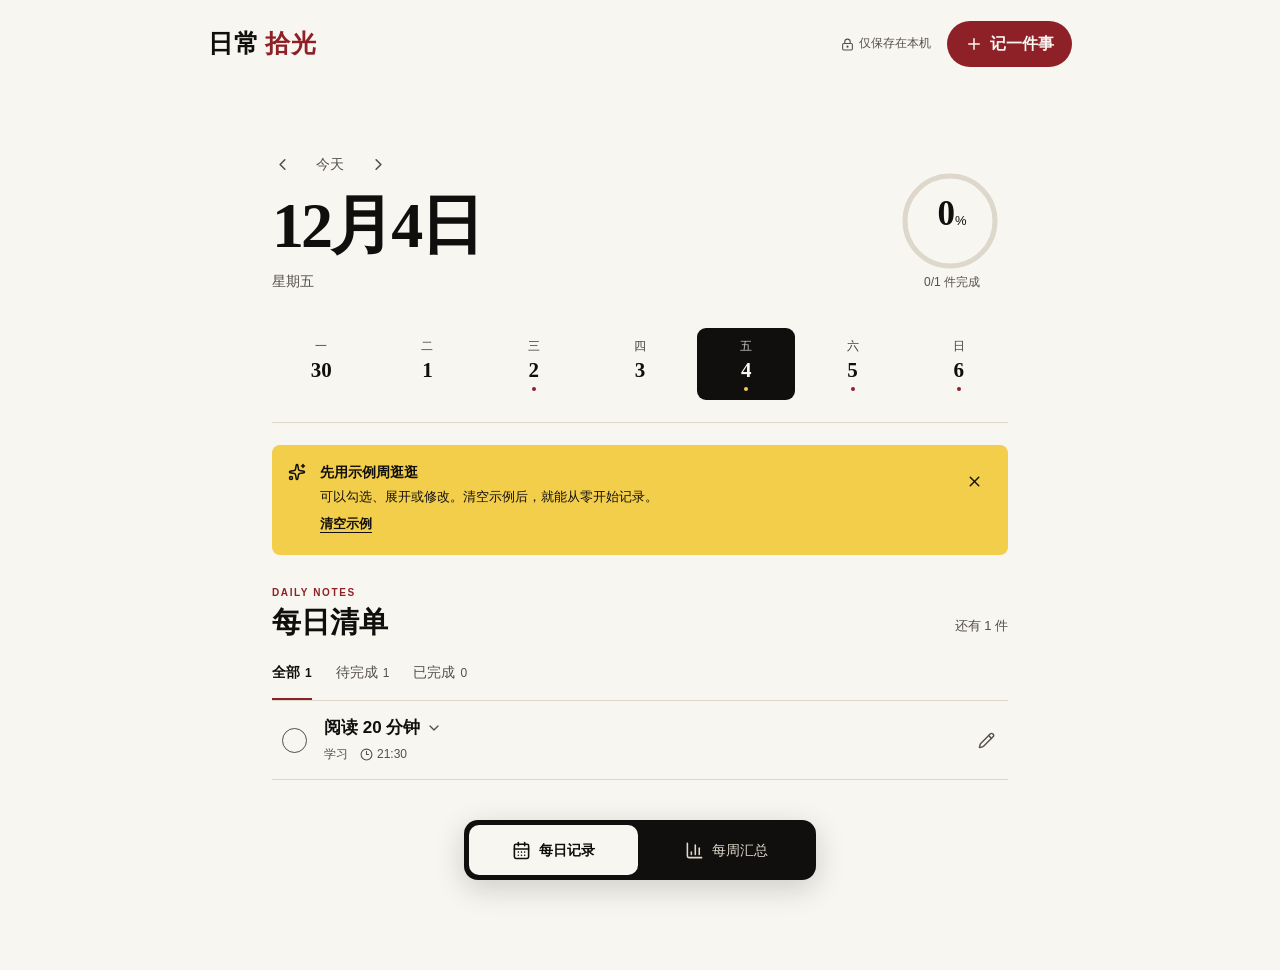
<file: index.html>
<!doctype html>
<html lang="zh-CN">
  <head>
    <meta charset="UTF-8" />
    <meta name="viewport" content="width=device-width, initial-scale=1.0, viewport-fit=cover" />
    <meta name="theme-color" content="#f8f7f4" />
    <meta name="description" content="日常拾光：记录每天做了什么、还没做什么，以及下一步，并自动汇总一周。" />
    <meta name="apple-mobile-web-app-capable" content="yes" />
    <meta name="apple-mobile-web-app-status-bar-style" content="default" />
    <meta name="apple-mobile-web-app-title" content="日常拾光" />
    <link rel="manifest" href="./manifest.webmanifest" />
    <link rel="icon" type="image/png" href="./favicon.png" />
    <link rel="apple-touch-icon" href="./apple-touch-icon.png" />
    <title>日常拾光 · 生活待办</title>
    <script type="module" crossorigin src="./assets/index-BRJVl7Lx.js"></script>
    <link rel="stylesheet" crossorigin href="./assets/index-CTBFBI4k.css">
  </head>
  <body>
    <div id="root"></div>
  </body>
</html>
</file>
<file: assets/index-CTBFBI4k.css>
*,:before,:after{--tw-border-spacing-x: 0;--tw-border-spacing-y: 0;--tw-translate-x: 0;--tw-translate-y: 0;--tw-rotate: 0;--tw-skew-x: 0;--tw-skew-y: 0;--tw-scale-x: 1;--tw-scale-y: 1;--tw-pan-x: ;--tw-pan-y: ;--tw-pinch-zoom: ;--tw-scroll-snap-strictness: proximity;--tw-gradient-from-position: ;--tw-gradient-via-position: ;--tw-gradient-to-position: ;--tw-ordinal: ;--tw-slashed-zero: ;--tw-numeric-figure: ;--tw-numeric-spacing: ;--tw-numeric-fraction: ;--tw-ring-inset: ;--tw-ring-offset-width: 0px;--tw-ring-offset-color: #fff;--tw-ring-color: rgb(59 130 246 / .5);--tw-ring-offset-shadow: 0 0 #0000;--tw-ring-shadow: 0 0 #0000;--tw-shadow: 0 0 #0000;--tw-shadow-colored: 0 0 #0000;--tw-blur: ;--tw-brightness: ;--tw-contrast: ;--tw-grayscale: ;--tw-hue-rotate: ;--tw-invert: ;--tw-saturate: ;--tw-sepia: ;--tw-drop-shadow: ;--tw-backdrop-blur: ;--tw-backdrop-brightness: ;--tw-backdrop-contrast: ;--tw-backdrop-grayscale: ;--tw-backdrop-hue-rotate: ;--tw-backdrop-invert: ;--tw-backdrop-opacity: ;--tw-backdrop-saturate: ;--tw-backdrop-sepia: ;--tw-contain-size: ;--tw-contain-layout: ;--tw-contain-paint: ;--tw-contain-style: }::backdrop{--tw-border-spacing-x: 0;--tw-border-spacing-y: 0;--tw-translate-x: 0;--tw-translate-y: 0;--tw-rotate: 0;--tw-skew-x: 0;--tw-skew-y: 0;--tw-scale-x: 1;--tw-scale-y: 1;--tw-pan-x: ;--tw-pan-y: ;--tw-pinch-zoom: ;--tw-scroll-snap-strictness: proximity;--tw-gradient-from-position: ;--tw-gradient-via-position: ;--tw-gradient-to-position: ;--tw-ordinal: ;--tw-slashed-zero: ;--tw-numeric-figure: ;--tw-numeric-spacing: ;--tw-numeric-fraction: ;--tw-ring-inset: ;--tw-ring-offset-width: 0px;--tw-ring-offset-color: #fff;--tw-ring-color: rgb(59 130 246 / .5);--tw-ring-offset-shadow: 0 0 #0000;--tw-ring-shadow: 0 0 #0000;--tw-shadow: 0 0 #0000;--tw-shadow-colored: 0 0 #0000;--tw-blur: ;--tw-brightness: ;--tw-contrast: ;--tw-grayscale: ;--tw-hue-rotate: ;--tw-invert: ;--tw-saturate: ;--tw-sepia: ;--tw-drop-shadow: ;--tw-backdrop-blur: ;--tw-backdrop-brightness: ;--tw-backdrop-contrast: ;--tw-backdrop-grayscale: ;--tw-backdrop-hue-rotate: ;--tw-backdrop-invert: ;--tw-backdrop-opacity: ;--tw-backdrop-saturate: ;--tw-backdrop-sepia: ;--tw-contain-size: ;--tw-contain-layout: ;--tw-contain-paint: ;--tw-contain-style: }*,:before,:after{box-sizing:border-box;border-width:0;border-style:solid;border-color:#e5e7eb}:before,:after{--tw-content: ""}html,:host{line-height:1.5;-webkit-text-size-adjust:100%;-moz-tab-size:4;-o-tab-size:4;tab-size:4;font-family:ui-sans-serif,system-ui,sans-serif,"Apple Color Emoji","Segoe UI Emoji",Segoe UI Symbol,"Noto Color Emoji";font-feature-settings:normal;font-variation-settings:normal;-webkit-tap-highlight-color:transparent}body{margin:0;line-height:inherit}hr{height:0;color:inherit;border-top-width:1px}abbr:where([title]){-webkit-text-decoration:underline dotted;text-decoration:underline dotted}h1,h2,h3,h4,h5,h6{font-size:inherit;font-weight:inherit}a{color:inherit;text-decoration:inherit}b,strong{font-weight:bolder}code,kbd,samp,pre{font-family:ui-monospace,SFMono-Regular,Menlo,Monaco,Consolas,Liberation Mono,Courier New,monospace;font-feature-settings:normal;font-variation-settings:normal;font-size:1em}small{font-size:80%}sub,sup{font-size:75%;line-height:0;position:relative;vertical-align:baseline}sub{bottom:-.25em}sup{top:-.5em}table{text-indent:0;border-color:inherit;border-collapse:collapse}button,input,optgroup,select,textarea{font-family:inherit;font-feature-settings:inherit;font-variation-settings:inherit;font-size:100%;font-weight:inherit;line-height:inherit;letter-spacing:inherit;color:inherit;margin:0;padding:0}button,select{text-transform:none}button,input:where([type=button]),input:where([type=reset]),input:where([type=submit]){-webkit-appearance:button;background-color:transparent;background-image:none}:-moz-focusring{outline:auto}:-moz-ui-invalid{box-shadow:none}progress{vertical-align:baseline}::-webkit-inner-spin-button,::-webkit-outer-spin-button{height:auto}[type=search]{-webkit-appearance:textfield;outline-offset:-2px}::-webkit-search-decoration{-webkit-appearance:none}::-webkit-file-upload-button{-webkit-appearance:button;font:inherit}summary{display:list-item}blockquote,dl,dd,h1,h2,h3,h4,h5,h6,hr,figure,p,pre{margin:0}fieldset{margin:0;padding:0}legend{padding:0}ol,ul,menu{list-style:none;margin:0;padding:0}dialog{padding:0}textarea{resize:vertical}input::-moz-placeholder,textarea::-moz-placeholder{opacity:1;color:#9ca3af}input::placeholder,textarea::placeholder{opacity:1;color:#9ca3af}button,[role=button]{cursor:pointer}:disabled{cursor:default}img,svg,video,canvas,audio,iframe,embed,object{display:block;vertical-align:middle}img,video{max-width:100%;height:auto}[hidden]:where(:not([hidden=until-found])){display:none}.sr-only{position:absolute;width:1px;height:1px;padding:0;margin:-1px;overflow:hidden;clip:rect(0,0,0,0);white-space:nowrap;border-width:0}.pointer-events-none{pointer-events:none}.visible{visibility:visible}.invisible{visibility:hidden}.fixed{position:fixed}.absolute{position:absolute}.relative{position:relative}.inset-0{inset:0}.inset-x-0{left:0;right:0}.inset-y-0{top:0;bottom:0}.-bottom-12{bottom:-3rem}.-left-12{left:-3rem}.-right-12{right:-3rem}.-top-12{top:-3rem}.bottom-0{bottom:0}.left-0{left:0}.left-1\/2{left:50%}.left-2{left:.5rem}.left-\[50\%\]{left:50%}.right-0{right:0}.right-1{right:.25rem}.right-2{right:.5rem}.right-3{right:.75rem}.right-4{right:1rem}.top-0{top:0}.top-1\.5{top:.375rem}.top-1\/2{top:50%}.top-3\.5{top:.875rem}.top-4{top:1rem}.top-\[1px\]{top:1px}.top-\[50\%\]{top:50%}.top-\[60\%\]{top:60%}.top-full{top:100%}.isolate{isolation:isolate}.z-10{z-index:10}.z-20{z-index:20}.z-50{z-index:50}.z-\[1\]{z-index:1}.order-first{order:-9999}.order-last{order:9999}.col-start-2{grid-column-start:2}.row-span-2{grid-row:span 2 / span 2}.row-start-1{grid-row-start:1}.\!m-0{margin:0!important}.-mx-1{margin-left:-.25rem;margin-right:-.25rem}.-my-2{margin-top:-.5rem;margin-bottom:-.5rem}.mx-2{margin-left:.5rem;margin-right:.5rem}.mx-3\.5{margin-left:.875rem;margin-right:.875rem}.mx-auto{margin-left:auto;margin-right:auto}.my-0{margin-top:0;margin-bottom:0}.my-0\.5{margin-top:.125rem;margin-bottom:.125rem}.my-1{margin-top:.25rem;margin-bottom:.25rem}.-ml-4{margin-left:-1rem}.-mt-4{margin-top:-1rem}.mb-2{margin-bottom:.5rem}.mb-3{margin-bottom:.75rem}.ml-1{margin-left:.25rem}.ml-4{margin-left:1rem}.ml-auto{margin-left:auto}.mt-1\.5{margin-top:.375rem}.mt-2{margin-top:.5rem}.mt-4{margin-top:1rem}.mt-auto{margin-top:auto}.line-clamp-1{overflow:hidden;display:-webkit-box;-webkit-box-orient:vertical;-webkit-line-clamp:1}.line-clamp-2{overflow:hidden;display:-webkit-box;-webkit-box-orient:vertical;-webkit-line-clamp:2}.block{display:block}.flex{display:flex}.inline-flex{display:inline-flex}.table{display:table}.table-caption{display:table-caption}.table-cell{display:table-cell}.table-row{display:table-row}.grid{display:grid}.hidden{display:none}.aspect-square{aspect-ratio:1 / 1}.aspect-video{aspect-ratio:16 / 9}.size-10{width:2.5rem;height:2.5rem}.size-2{width:.5rem;height:.5rem}.size-2\.5{width:.625rem;height:.625rem}.size-3{width:.75rem;height:.75rem}.size-3\.5{width:.875rem;height:.875rem}.size-4{width:1rem;height:1rem}.size-6{width:1.5rem;height:1.5rem}.size-7{width:1.75rem;height:1.75rem}.size-8{width:2rem;height:2rem}.size-9{width:2.25rem;height:2.25rem}.size-auto{width:auto;height:auto}.size-full{width:100%;height:100%}.h-1\.5{height:.375rem}.h-10{height:2.5rem}.h-12{height:3rem}.h-2{height:.5rem}.h-2\.5{height:.625rem}.h-4{height:1rem}.h-5{height:1.25rem}.h-6{height:1.5rem}.h-7{height:1.75rem}.h-8{height:2rem}.h-9{height:2.25rem}.h-\[1\.15rem\]{height:1.15rem}.h-\[calc\(100\%-1px\)\]{height:calc(100% - 1px)}.h-\[var\(--radix-navigation-menu-viewport-height\)\]{height:var(--radix-navigation-menu-viewport-height)}.h-\[var\(--radix-select-trigger-height\)\]{height:var(--radix-select-trigger-height)}.h-auto{height:auto}.h-full{height:100%}.h-px{height:1px}.h-svh{height:100svh}.max-h-\[300px\]{max-height:300px}.min-h-0{min-height:0px}.min-h-16{min-height:4rem}.min-h-4{min-height:1rem}.min-h-svh{min-height:100svh}.w-0{width:0px}.w-1{width:.25rem}.w-2{width:.5rem}.w-2\.5{width:.625rem}.w-3{width:.75rem}.w-3\/4{width:75%}.w-4{width:1rem}.w-5{width:1.25rem}.w-64{width:16rem}.w-72{width:18rem}.w-8{width:2rem}.w-9{width:2.25rem}.w-\[100px\]{width:100px}.w-auto{width:auto}.w-fit{width:-moz-fit-content;width:fit-content}.w-full{width:100%}.w-max{width:-moz-max-content;width:max-content}.w-px{width:1px}.min-w-0{min-width:0px}.min-w-10{min-width:2.5rem}.min-w-5{min-width:1.25rem}.min-w-8{min-width:2rem}.min-w-9{min-width:2.25rem}.min-w-\[12rem\]{min-width:12rem}.min-w-\[8rem\]{min-width:8rem}.min-w-\[var\(--radix-select-trigger-width\)\]{min-width:var(--radix-select-trigger-width)}.max-w-\[calc\(100\%-2rem\)\]{max-width:calc(100% - 2rem)}.max-w-max{max-width:-moz-max-content;max-width:max-content}.max-w-sm{max-width:24rem}.flex-1{flex:1 1 0%}.shrink-0{flex-shrink:0}.grow{flex-grow:1}.grow-0{flex-grow:0}.basis-full{flex-basis:100%}.caption-bottom{caption-side:bottom}.border-collapse{border-collapse:collapse}.-translate-x-1\/2{--tw-translate-x: -50%;transform:translate(var(--tw-translate-x),var(--tw-translate-y)) rotate(var(--tw-rotate)) skew(var(--tw-skew-x)) skewY(var(--tw-skew-y)) scaleX(var(--tw-scale-x)) scaleY(var(--tw-scale-y))}.-translate-x-px{--tw-translate-x: -1px;transform:translate(var(--tw-translate-x),var(--tw-translate-y)) rotate(var(--tw-rotate)) skew(var(--tw-skew-x)) skewY(var(--tw-skew-y)) scaleX(var(--tw-scale-x)) scaleY(var(--tw-scale-y))}.-translate-y-1\/2{--tw-translate-y: -50%;transform:translate(var(--tw-translate-x),var(--tw-translate-y)) rotate(var(--tw-rotate)) skew(var(--tw-skew-x)) skewY(var(--tw-skew-y)) scaleX(var(--tw-scale-x)) scaleY(var(--tw-scale-y))}.translate-x-\[-50\%\]{--tw-translate-x: -50%;transform:translate(var(--tw-translate-x),var(--tw-translate-y)) rotate(var(--tw-rotate)) skew(var(--tw-skew-x)) skewY(var(--tw-skew-y)) scaleX(var(--tw-scale-x)) scaleY(var(--tw-scale-y))}.translate-x-px{--tw-translate-x: 1px;transform:translate(var(--tw-translate-x),var(--tw-translate-y)) rotate(var(--tw-rotate)) skew(var(--tw-skew-x)) skewY(var(--tw-skew-y)) scaleX(var(--tw-scale-x)) scaleY(var(--tw-scale-y))}.translate-y-0\.5{--tw-translate-y: .125rem;transform:translate(var(--tw-translate-x),var(--tw-translate-y)) rotate(var(--tw-rotate)) skew(var(--tw-skew-x)) skewY(var(--tw-skew-y)) scaleX(var(--tw-scale-x)) scaleY(var(--tw-scale-y))}.translate-y-\[-50\%\]{--tw-translate-y: -50%;transform:translate(var(--tw-translate-x),var(--tw-translate-y)) rotate(var(--tw-rotate)) skew(var(--tw-skew-x)) skewY(var(--tw-skew-y)) scaleX(var(--tw-scale-x)) scaleY(var(--tw-scale-y))}.translate-y-\[calc\(-50\%_-_2px\)\]{--tw-translate-y: calc(-50% - 2px) ;transform:translate(var(--tw-translate-x),var(--tw-translate-y)) rotate(var(--tw-rotate)) skew(var(--tw-skew-x)) skewY(var(--tw-skew-y)) scaleX(var(--tw-scale-x)) scaleY(var(--tw-scale-y))}.rotate-45{--tw-rotate: 45deg;transform:translate(var(--tw-translate-x),var(--tw-translate-y)) rotate(var(--tw-rotate)) skew(var(--tw-skew-x)) skewY(var(--tw-skew-y)) scaleX(var(--tw-scale-x)) scaleY(var(--tw-scale-y))}.rotate-90{--tw-rotate: 90deg;transform:translate(var(--tw-translate-x),var(--tw-translate-y)) rotate(var(--tw-rotate)) skew(var(--tw-skew-x)) skewY(var(--tw-skew-y)) scaleX(var(--tw-scale-x)) scaleY(var(--tw-scale-y))}.transform{transform:translate(var(--tw-translate-x),var(--tw-translate-y)) rotate(var(--tw-rotate)) skew(var(--tw-skew-x)) skewY(var(--tw-skew-y)) scaleX(var(--tw-scale-x)) scaleY(var(--tw-scale-y))}@keyframes caret-blink{0%,70%,to{opacity:1}20%,50%{opacity:0}}.animate-caret-blink{animation:caret-blink 1.25s ease-out infinite}@keyframes pulse{50%{opacity:.5}}.animate-pulse{animation:pulse 2s cubic-bezier(.4,0,.6,1) infinite}@keyframes spin{to{transform:rotate(360deg)}}.animate-spin{animation:spin 1s linear infinite}.cursor-default{cursor:default}.cursor-text{cursor:text}.touch-none{touch-action:none}.select-none{-webkit-user-select:none;-moz-user-select:none;user-select:none}.resize-none{resize:none}.scroll-my-1{scroll-margin-top:.25rem;scroll-margin-bottom:.25rem}.scroll-py-1{scroll-padding-top:.25rem;scroll-padding-bottom:.25rem}.list-disc{list-style-type:disc}.list-none{list-style-type:none}.auto-rows-min{grid-auto-rows:min-content}.grid-cols-\[0_1fr\]{grid-template-columns:0 1fr}.grid-rows-\[auto_auto\]{grid-template-rows:auto auto}.flex-row{flex-direction:row}.flex-col{flex-direction:column}.flex-col-reverse{flex-direction:column-reverse}.flex-wrap{flex-wrap:wrap}.place-content-center{place-content:center}.items-start{align-items:flex-start}.items-end{align-items:flex-end}.items-center{align-items:center}.items-stretch{align-items:stretch}.justify-start{justify-content:flex-start}.justify-center{justify-content:center}.justify-between{justify-content:space-between}.justify-items-start{justify-items:start}.gap-0\.5{gap:.125rem}.gap-1{gap:.25rem}.gap-1\.5{gap:.375rem}.gap-2{gap:.5rem}.gap-2\.5{gap:.625rem}.gap-3{gap:.75rem}.gap-4{gap:1rem}.gap-6{gap:1.5rem}.gap-7{gap:1.75rem}.gap-\[--spacing\(var\(--gap\)\)\]{gap:var(--spacing(var(--gap)))}.gap-y-0\.5{row-gap:.125rem}.self-start{align-self:flex-start}.self-stretch{align-self:stretch}.justify-self-end{justify-self:end}.overflow-auto{overflow:auto}.overflow-hidden{overflow:hidden}.overflow-x-auto{overflow-x:auto}.overflow-y-auto{overflow-y:auto}.overflow-x-hidden{overflow-x:hidden}.whitespace-nowrap{white-space:nowrap}.text-balance{text-wrap:balance}.break-words{overflow-wrap:break-word}.rounded-\[2px\]{border-radius:2px}.rounded-\[4px\]{border-radius:4px}.rounded-\[calc\(var\(--radius\)-5px\)\]{border-radius:calc(var(--radius) - 5px)}.rounded-\[inherit\]{border-radius:inherit}.rounded-full{border-radius:9999px}.rounded-lg{border-radius:var(--radius)}.rounded-md{border-radius:calc(var(--radius) - 2px)}.rounded-none{border-radius:0}.rounded-sm{border-radius:calc(var(--radius) - 4px)}.rounded-xl{border-radius:calc(var(--radius) + 4px)}.rounded-xs{border-radius:calc(var(--radius) - 6px)}.rounded-l-md{border-top-left-radius:calc(var(--radius) - 2px);border-bottom-left-radius:calc(var(--radius) - 2px)}.rounded-r-md{border-top-right-radius:calc(var(--radius) - 2px);border-bottom-right-radius:calc(var(--radius) - 2px)}.rounded-tl-sm{border-top-left-radius:calc(var(--radius) - 4px)}.border{border-width:1px}.border-0{border-width:0px}.border-\[1\.5px\]{border-width:1.5px}.border-y{border-top-width:1px;border-bottom-width:1px}.border-b{border-bottom-width:1px}.border-l{border-left-width:1px}.border-r{border-right-width:1px}.border-t{border-top-width:1px}.border-dashed{border-style:dashed}.border-border{border-color:hsl(var(--border))}.border-border\/50{border-color:hsl(var(--border) / .5)}.border-input{border-color:hsl(var(--input))}.border-primary{border-color:hsl(var(--primary))}.border-sidebar-border{border-color:hsl(var(--sidebar-border))}.border-transparent{border-color:transparent}.border-l-transparent{border-left-color:transparent}.border-t-transparent{border-top-color:transparent}.bg-accent{background-color:hsl(var(--accent))}.bg-background{background-color:hsl(var(--background))}.bg-black\/50{background-color:#00000080}.bg-border{background-color:hsl(var(--border))}.bg-card{background-color:hsl(var(--card))}.bg-destructive{--tw-bg-opacity: 1;background-color:hsl(var(--destructive) / var(--tw-bg-opacity, 1))}.bg-foreground{background-color:hsl(var(--foreground))}.bg-input{background-color:hsl(var(--input))}.bg-muted{background-color:hsl(var(--muted))}.bg-muted\/50{background-color:hsl(var(--muted) / .5)}.bg-popover{background-color:hsl(var(--popover))}.bg-primary{background-color:hsl(var(--primary))}.bg-primary\/20{background-color:hsl(var(--primary) / .2)}.bg-secondary{background-color:hsl(var(--secondary))}.bg-sidebar{background-color:hsl(var(--sidebar-background))}.bg-sidebar-border{background-color:hsl(var(--sidebar-border))}.bg-transparent{background-color:transparent}.bg-white{--tw-bg-opacity: 1;background-color:rgb(255 255 255 / var(--tw-bg-opacity, 1))}.fill-current{fill:currentColor}.fill-foreground{fill:hsl(var(--foreground))}.fill-primary{fill:hsl(var(--primary))}.p-0{padding:0}.p-1{padding:.25rem}.p-2{padding:.5rem}.p-3{padding:.75rem}.p-4{padding:1rem}.p-6{padding:1.5rem}.p-\[3px\]{padding:3px}.p-px{padding:1px}.px-1{padding-left:.25rem;padding-right:.25rem}.px-1\.5{padding-left:.375rem;padding-right:.375rem}.px-2{padding-left:.5rem;padding-right:.5rem}.px-2\.5{padding-left:.625rem;padding-right:.625rem}.px-3{padding-left:.75rem;padding-right:.75rem}.px-4{padding-left:1rem;padding-right:1rem}.px-6{padding-left:1.5rem;padding-right:1.5rem}.py-0\.5{padding-top:.125rem;padding-bottom:.125rem}.py-1{padding-top:.25rem;padding-bottom:.25rem}.py-1\.5{padding-top:.375rem;padding-bottom:.375rem}.py-2{padding-top:.5rem;padding-bottom:.5rem}.py-3{padding-top:.75rem;padding-bottom:.75rem}.py-4{padding-top:1rem;padding-bottom:1rem}.py-6{padding-top:1.5rem;padding-bottom:1.5rem}.pb-3{padding-bottom:.75rem}.pb-4{padding-bottom:1rem}.pl-2{padding-left:.5rem}.pl-3{padding-left:.75rem}.pl-4{padding-left:1rem}.pl-8{padding-left:2rem}.pr-1{padding-right:.25rem}.pr-2{padding-right:.5rem}.pr-2\.5{padding-right:.625rem}.pr-3{padding-right:.75rem}.pr-8{padding-right:2rem}.pt-0{padding-top:0}.pt-3{padding-top:.75rem}.pt-4{padding-top:1rem}.text-left{text-align:left}.text-center{text-align:center}.align-middle{vertical-align:middle}.font-mono{font-family:ui-monospace,SFMono-Regular,Menlo,Monaco,Consolas,Liberation Mono,Courier New,monospace}.font-sans{font-family:ui-sans-serif,system-ui,sans-serif,"Apple Color Emoji","Segoe UI Emoji",Segoe UI Symbol,"Noto Color Emoji"}.text-\[0\.8rem\]{font-size:.8rem}.text-base{font-size:1rem;line-height:1.5rem}.text-lg{font-size:1.125rem;line-height:1.75rem}.text-sm{font-size:.875rem;line-height:1.25rem}.text-sm\/relaxed{font-size:.875rem;line-height:1.625}.text-xs{font-size:.75rem;line-height:1rem}.font-medium{font-weight:500}.font-normal{font-weight:400}.font-semibold{font-weight:600}.tabular-nums{--tw-numeric-spacing: tabular-nums;font-variant-numeric:var(--tw-ordinal) var(--tw-slashed-zero) var(--tw-numeric-figure) var(--tw-numeric-spacing) var(--tw-numeric-fraction)}.leading-none{line-height:1}.leading-normal{line-height:1.5}.leading-snug{line-height:1.375}.tracking-tight{letter-spacing:-.025em}.tracking-widest{letter-spacing:.1em}.text-accent-foreground{color:hsl(var(--accent-foreground))}.text-background{color:hsl(var(--background))}.text-card-foreground{color:hsl(var(--card-foreground))}.text-current{color:currentColor}.text-destructive{--tw-text-opacity: 1;color:hsl(var(--destructive) / var(--tw-text-opacity, 1))}.text-foreground{color:hsl(var(--foreground))}.text-muted-foreground{color:hsl(var(--muted-foreground))}.text-popover-foreground{color:hsl(var(--popover-foreground))}.text-primary{color:hsl(var(--primary))}.text-primary-foreground{color:hsl(var(--primary-foreground))}.text-secondary-foreground{color:hsl(var(--secondary-foreground))}.text-sidebar-foreground{color:hsl(var(--sidebar-foreground))}.text-sidebar-foreground\/70{color:hsl(var(--sidebar-foreground) / .7)}.text-white{--tw-text-opacity: 1;color:rgb(255 255 255 / var(--tw-text-opacity, 1))}.underline-offset-4{text-underline-offset:4px}.opacity-0{opacity:0}.opacity-50{opacity:.5}.opacity-70{opacity:.7}.shadow{--tw-shadow: 0 1px 3px 0 rgb(0 0 0 / .1), 0 1px 2px -1px rgb(0 0 0 / .1);--tw-shadow-colored: 0 1px 3px 0 var(--tw-shadow-color), 0 1px 2px -1px var(--tw-shadow-color);box-shadow:var(--tw-ring-offset-shadow, 0 0 #0000),var(--tw-ring-shadow, 0 0 #0000),var(--tw-shadow)}.shadow-\[0_0_0_1px_hsl\(var\(--sidebar-border\)\)\]{--tw-shadow: 0 0 0 1px hsl(var(--sidebar-border));--tw-shadow-colored: 0 0 0 1px var(--tw-shadow-color);box-shadow:var(--tw-ring-offset-shadow, 0 0 #0000),var(--tw-ring-shadow, 0 0 #0000),var(--tw-shadow)}.shadow-lg{--tw-shadow: 0 10px 15px -3px rgb(0 0 0 / .1), 0 4px 6px -4px rgb(0 0 0 / .1);--tw-shadow-colored: 0 10px 15px -3px var(--tw-shadow-color), 0 4px 6px -4px var(--tw-shadow-color);box-shadow:var(--tw-ring-offset-shadow, 0 0 #0000),var(--tw-ring-shadow, 0 0 #0000),var(--tw-shadow)}.shadow-md{--tw-shadow: 0 4px 6px -1px rgb(0 0 0 / .1), 0 2px 4px -2px rgb(0 0 0 / .1);--tw-shadow-colored: 0 4px 6px -1px var(--tw-shadow-color), 0 2px 4px -2px var(--tw-shadow-color);box-shadow:var(--tw-ring-offset-shadow, 0 0 #0000),var(--tw-ring-shadow, 0 0 #0000),var(--tw-shadow)}.shadow-none{--tw-shadow: 0 0 #0000;--tw-shadow-colored: 0 0 #0000;box-shadow:var(--tw-ring-offset-shadow, 0 0 #0000),var(--tw-ring-shadow, 0 0 #0000),var(--tw-shadow)}.shadow-sm{--tw-shadow: 0 1px 2px 0 rgb(0 0 0 / .05);--tw-shadow-colored: 0 1px 2px 0 var(--tw-shadow-color);box-shadow:var(--tw-ring-offset-shadow, 0 0 #0000),var(--tw-ring-shadow, 0 0 #0000),var(--tw-shadow)}.shadow-xl{--tw-shadow: 0 20px 25px -5px rgb(0 0 0 / .1), 0 8px 10px -6px rgb(0 0 0 / .1);--tw-shadow-colored: 0 20px 25px -5px var(--tw-shadow-color), 0 8px 10px -6px var(--tw-shadow-color);box-shadow:var(--tw-ring-offset-shadow, 0 0 #0000),var(--tw-ring-shadow, 0 0 #0000),var(--tw-shadow)}.shadow-xs{--tw-shadow: 0 1px 2px 0 rgb(0 0 0 / .05);--tw-shadow-colored: 0 1px 2px 0 var(--tw-shadow-color);box-shadow:var(--tw-ring-offset-shadow, 0 0 #0000),var(--tw-ring-shadow, 0 0 #0000),var(--tw-shadow)}.outline-none{outline:2px solid transparent;outline-offset:2px}.outline{outline-style:solid}.ring-0{--tw-ring-offset-shadow: var(--tw-ring-inset) 0 0 0 var(--tw-ring-offset-width) var(--tw-ring-offset-color);--tw-ring-shadow: var(--tw-ring-inset) 0 0 0 calc(0px + var(--tw-ring-offset-width)) var(--tw-ring-color);box-shadow:var(--tw-ring-offset-shadow),var(--tw-ring-shadow),var(--tw-shadow, 0 0 #0000)}.ring-ring\/50{--tw-ring-color: hsl(var(--ring) / .5)}.ring-sidebar-ring{--tw-ring-color: hsl(var(--sidebar-ring))}.ring-offset-background{--tw-ring-offset-color: hsl(var(--background))}.filter{filter:var(--tw-blur) var(--tw-brightness) var(--tw-contrast) var(--tw-grayscale) var(--tw-hue-rotate) var(--tw-invert) var(--tw-saturate) var(--tw-sepia) var(--tw-drop-shadow)}.transition{transition-property:color,background-color,border-color,text-decoration-color,fill,stroke,opacity,box-shadow,transform,filter,backdrop-filter;transition-timing-function:cubic-bezier(.4,0,.2,1);transition-duration:.15s}.transition-\[color\,box-shadow\]{transition-property:color,box-shadow;transition-timing-function:cubic-bezier(.4,0,.2,1);transition-duration:.15s}.transition-\[left\,right\,width\]{transition-property:left,right,width;transition-timing-function:cubic-bezier(.4,0,.2,1);transition-duration:.15s}.transition-\[margin\,opacity\]{transition-property:margin,opacity;transition-timing-function:cubic-bezier(.4,0,.2,1);transition-duration:.15s}.transition-\[width\,height\,padding\]{transition-property:width,height,padding;transition-timing-function:cubic-bezier(.4,0,.2,1);transition-duration:.15s}.transition-\[width\]{transition-property:width;transition-timing-function:cubic-bezier(.4,0,.2,1);transition-duration:.15s}.transition-all{transition-property:all;transition-timing-function:cubic-bezier(.4,0,.2,1);transition-duration:.15s}.transition-colors{transition-property:color,background-color,border-color,text-decoration-color,fill,stroke;transition-timing-function:cubic-bezier(.4,0,.2,1);transition-duration:.15s}.transition-none{transition-property:none}.transition-opacity{transition-property:opacity;transition-timing-function:cubic-bezier(.4,0,.2,1);transition-duration:.15s}.transition-shadow{transition-property:box-shadow;transition-timing-function:cubic-bezier(.4,0,.2,1);transition-duration:.15s}.transition-transform{transition-property:transform;transition-timing-function:cubic-bezier(.4,0,.2,1);transition-duration:.15s}.duration-100{transition-duration:.1s}.duration-1000{transition-duration:1s}.duration-200{transition-duration:.2s}.duration-300{transition-duration:.3s}.ease-in-out{transition-timing-function:cubic-bezier(.4,0,.2,1)}.ease-linear{transition-timing-function:linear}@keyframes enter{0%{opacity:var(--tw-enter-opacity, 1);transform:translate3d(var(--tw-enter-translate-x, 0),var(--tw-enter-translate-y, 0),0) scale3d(var(--tw-enter-scale, 1),var(--tw-enter-scale, 1),var(--tw-enter-scale, 1)) rotate(var(--tw-enter-rotate, 0))}}@keyframes exit{to{opacity:var(--tw-exit-opacity, 1);transform:translate3d(var(--tw-exit-translate-x, 0),var(--tw-exit-translate-y, 0),0) scale3d(var(--tw-exit-scale, 1),var(--tw-exit-scale, 1),var(--tw-exit-scale, 1)) rotate(var(--tw-exit-rotate, 0))}}.animate-in{animation-name:enter;animation-duration:.15s;--tw-enter-opacity: initial;--tw-enter-scale: initial;--tw-enter-rotate: initial;--tw-enter-translate-x: initial;--tw-enter-translate-y: initial}.fade-in-0{--tw-enter-opacity: 0}.zoom-in-95{--tw-enter-scale: .95}.duration-100{animation-duration:.1s}.duration-1000{animation-duration:1s}.duration-200{animation-duration:.2s}.duration-300{animation-duration:.3s}.ease-in-out{animation-timing-function:cubic-bezier(.4,0,.2,1)}.ease-linear{animation-timing-function:linear}.\[--cell-size\:--spacing\(8\)\]{--cell-size: var(--spacing(8))}:root{--primitive-paper: oklch(.972 .007 88);--primitive-ink: oklch(.17 .006 70);--primitive-cinnabar: oklch(.43 .145 23);--primitive-sun: oklch(.86 .15 93);--primitive-linen: oklch(.88 .016 82);--primitive-muted: oklch(.43 .014 75);--primitive-soft-red: oklch(.93 .035 25);--semantic-background: var(--primitive-paper);--semantic-text: var(--primitive-ink);--semantic-accent: var(--primitive-cinnabar);--semantic-highlight: var(--primitive-sun);--semantic-divider: var(--primitive-linen);--semantic-muted: var(--primitive-muted);--component-surface: oklch(.985 .006 88);--component-input-border: oklch(.77 .022 80);--component-overlay: oklch(.17 .006 70 / .5);--font-body: "Avenir Next", "Helvetica Neue", "PingFang SC", "Hiragino Sans GB", "Microsoft YaHei", sans-serif;--font-editorial: "Iowan Old Style", "Songti SC", "Noto Serif CJK SC", "STSong", serif;--radius: .625rem}*{box-sizing:border-box}html{min-height:100%;background:var(--semantic-background)}body{margin:0;min-height:100%;background:var(--semantic-background);color:var(--semantic-text);font-family:var(--font-body);font-size:16px;line-height:1.6;font-style:normal;-webkit-font-smoothing:antialiased}button,input,textarea,select{font:inherit}button{color:inherit;cursor:pointer}button,a,input,textarea{-webkit-tap-highlight-color:transparent}button:focus-visible,a:focus-visible,input:focus-visible,textarea:focus-visible{outline:3px solid var(--semantic-accent);outline-offset:3px}::-moz-selection{background:var(--semantic-accent);color:var(--primitive-paper)}::selection{background:var(--semantic-accent);color:var(--primitive-paper)}#root{min-height:100dvh}@media(prefers-reduced-motion:reduce){*,*:before,*:after{scroll-behavior:auto!important;transition-duration:.01ms!important;animation-duration:.01ms!important;animation-iteration-count:1!important}}.selection\:bg-primary *::-moz-selection{background-color:hsl(var(--primary))}.selection\:bg-primary *::selection{background-color:hsl(var(--primary))}.selection\:text-primary-foreground *::-moz-selection{color:hsl(var(--primary-foreground))}.selection\:text-primary-foreground *::selection{color:hsl(var(--primary-foreground))}.selection\:bg-primary::-moz-selection{background-color:hsl(var(--primary))}.selection\:bg-primary::selection{background-color:hsl(var(--primary))}.selection\:text-primary-foreground::-moz-selection{color:hsl(var(--primary-foreground))}.selection\:text-primary-foreground::selection{color:hsl(var(--primary-foreground))}.file\:inline-flex::file-selector-button{display:inline-flex}.file\:h-7::file-selector-button{height:1.75rem}.file\:border-0::file-selector-button{border-width:0px}.file\:bg-transparent::file-selector-button{background-color:transparent}.file\:text-sm::file-selector-button{font-size:.875rem;line-height:1.25rem}.file\:font-medium::file-selector-button{font-weight:500}.file\:text-foreground::file-selector-button{color:hsl(var(--foreground))}.placeholder\:text-muted-foreground::-moz-placeholder{color:hsl(var(--muted-foreground))}.placeholder\:text-muted-foreground::placeholder{color:hsl(var(--muted-foreground))}.after\:absolute:after{content:var(--tw-content);position:absolute}.after\:-inset-2:after{content:var(--tw-content);inset:-.5rem}.after\:inset-y-0:after{content:var(--tw-content);top:0;bottom:0}.after\:left-1\/2:after{content:var(--tw-content);left:50%}.after\:w-1:after{content:var(--tw-content);width:.25rem}.after\:w-\[2px\]:after{content:var(--tw-content);width:2px}.after\:-translate-x-1\/2:after{content:var(--tw-content);--tw-translate-x: -50%;transform:translate(var(--tw-translate-x),var(--tw-translate-y)) rotate(var(--tw-rotate)) skew(var(--tw-skew-x)) skewY(var(--tw-skew-y)) scaleX(var(--tw-scale-x)) scaleY(var(--tw-scale-y))}.first\:rounded-l-md:first-child{border-top-left-radius:calc(var(--radius) - 2px);border-bottom-left-radius:calc(var(--radius) - 2px)}.first\:border-l:first-child{border-left-width:1px}.last\:mt-0:last-child{margin-top:0}.last\:rounded-r-md:last-child{border-top-right-radius:calc(var(--radius) - 2px);border-bottom-right-radius:calc(var(--radius) - 2px)}.last\:border-b-0:last-child{border-bottom-width:0px}.hover\:bg-accent:hover{background-color:hsl(var(--accent))}.hover\:bg-destructive\/90:hover{background-color:hsl(var(--destructive) / .9)}.hover\:bg-muted:hover{background-color:hsl(var(--muted))}.hover\:bg-muted\/50:hover{background-color:hsl(var(--muted) / .5)}.hover\:bg-primary\/90:hover{background-color:hsl(var(--primary) / .9)}.hover\:bg-secondary\/80:hover{background-color:hsl(var(--secondary) / .8)}.hover\:bg-sidebar-accent:hover{background-color:hsl(var(--sidebar-accent))}.hover\:text-accent-foreground:hover{color:hsl(var(--accent-foreground))}.hover\:text-foreground:hover{color:hsl(var(--foreground))}.hover\:text-muted-foreground:hover{color:hsl(var(--muted-foreground))}.hover\:text-sidebar-accent-foreground:hover{color:hsl(var(--sidebar-accent-foreground))}.hover\:underline:hover{text-decoration-line:underline}.hover\:opacity-100:hover{opacity:1}.hover\:shadow-\[0_0_0_1px_hsl\(var\(--sidebar-accent\)\)\]:hover{--tw-shadow: 0 0 0 1px hsl(var(--sidebar-accent));--tw-shadow-colored: 0 0 0 1px var(--tw-shadow-color);box-shadow:var(--tw-ring-offset-shadow, 0 0 #0000),var(--tw-ring-shadow, 0 0 #0000),var(--tw-shadow)}.hover\:ring-4:hover{--tw-ring-offset-shadow: var(--tw-ring-inset) 0 0 0 var(--tw-ring-offset-width) var(--tw-ring-offset-color);--tw-ring-shadow: var(--tw-ring-inset) 0 0 0 calc(4px + var(--tw-ring-offset-width)) var(--tw-ring-color);box-shadow:var(--tw-ring-offset-shadow),var(--tw-ring-shadow),var(--tw-shadow, 0 0 #0000)}.hover\:after\:bg-sidebar-border:hover:after{content:var(--tw-content);background-color:hsl(var(--sidebar-border))}.focus\:z-10:focus{z-index:10}.focus\:bg-accent:focus{background-color:hsl(var(--accent))}.focus\:text-accent-foreground:focus{color:hsl(var(--accent-foreground))}.focus\:ring-2:focus{--tw-ring-offset-shadow: var(--tw-ring-inset) 0 0 0 var(--tw-ring-offset-width) var(--tw-ring-offset-color);--tw-ring-shadow: var(--tw-ring-inset) 0 0 0 calc(2px + var(--tw-ring-offset-width)) var(--tw-ring-color);box-shadow:var(--tw-ring-offset-shadow),var(--tw-ring-shadow),var(--tw-shadow, 0 0 #0000)}.focus\:ring-ring:focus{--tw-ring-color: hsl(var(--ring))}.focus\:ring-offset-2:focus{--tw-ring-offset-width: 2px}.focus-visible\:z-10:focus-visible{z-index:10}.focus-visible\:border-ring:focus-visible{border-color:hsl(var(--ring))}.focus-visible\:outline-1:focus-visible{outline-width:1px}.focus-visible\:outline-ring:focus-visible{outline-color:hsl(var(--ring))}.focus-visible\:ring-0:focus-visible{--tw-ring-offset-shadow: var(--tw-ring-inset) 0 0 0 var(--tw-ring-offset-width) var(--tw-ring-offset-color);--tw-ring-shadow: var(--tw-ring-inset) 0 0 0 calc(0px + var(--tw-ring-offset-width)) var(--tw-ring-color);box-shadow:var(--tw-ring-offset-shadow),var(--tw-ring-shadow),var(--tw-shadow, 0 0 #0000)}.focus-visible\:ring-1:focus-visible{--tw-ring-offset-shadow: var(--tw-ring-inset) 0 0 0 var(--tw-ring-offset-width) var(--tw-ring-offset-color);--tw-ring-shadow: var(--tw-ring-inset) 0 0 0 calc(1px + var(--tw-ring-offset-width)) var(--tw-ring-color);box-shadow:var(--tw-ring-offset-shadow),var(--tw-ring-shadow),var(--tw-shadow, 0 0 #0000)}.focus-visible\:ring-2:focus-visible{--tw-ring-offset-shadow: var(--tw-ring-inset) 0 0 0 var(--tw-ring-offset-width) var(--tw-ring-offset-color);--tw-ring-shadow: var(--tw-ring-inset) 0 0 0 calc(2px + var(--tw-ring-offset-width)) var(--tw-ring-color);box-shadow:var(--tw-ring-offset-shadow),var(--tw-ring-shadow),var(--tw-shadow, 0 0 #0000)}.focus-visible\:ring-4:focus-visible{--tw-ring-offset-shadow: var(--tw-ring-inset) 0 0 0 var(--tw-ring-offset-width) var(--tw-ring-offset-color);--tw-ring-shadow: var(--tw-ring-inset) 0 0 0 calc(4px + var(--tw-ring-offset-width)) var(--tw-ring-color);box-shadow:var(--tw-ring-offset-shadow),var(--tw-ring-shadow),var(--tw-shadow, 0 0 #0000)}.focus-visible\:ring-\[3px\]:focus-visible{--tw-ring-offset-shadow: var(--tw-ring-inset) 0 0 0 var(--tw-ring-offset-width) var(--tw-ring-offset-color);--tw-ring-shadow: var(--tw-ring-inset) 0 0 0 calc(3px + var(--tw-ring-offset-width)) var(--tw-ring-color);box-shadow:var(--tw-ring-offset-shadow),var(--tw-ring-shadow),var(--tw-shadow, 0 0 #0000)}.focus-visible\:ring-destructive\/20:focus-visible{--tw-ring-color: hsl(var(--destructive) / .2)}.focus-visible\:ring-ring:focus-visible{--tw-ring-color: hsl(var(--ring))}.focus-visible\:ring-ring\/50:focus-visible{--tw-ring-color: hsl(var(--ring) / .5)}.focus-visible\:ring-offset-1:focus-visible{--tw-ring-offset-width: 1px}.active\:bg-sidebar-accent:active{background-color:hsl(var(--sidebar-accent))}.active\:text-sidebar-accent-foreground:active{color:hsl(var(--sidebar-accent-foreground))}.disabled\:pointer-events-none:disabled{pointer-events:none}.disabled\:cursor-not-allowed:disabled{cursor:not-allowed}.disabled\:opacity-50:disabled{opacity:.5}.group\/menu-item:focus-within .group-focus-within\/menu-item\:opacity-100{opacity:1}.group\/menu-item:hover .group-hover\/menu-item\:opacity-100{opacity:1}.peer\/menu-button:hover~.peer-hover\/menu-button\:text-sidebar-accent-foreground{color:hsl(var(--sidebar-accent-foreground))}.peer:disabled~.peer-disabled\:cursor-not-allowed{cursor:not-allowed}.peer:disabled~.peer-disabled\:opacity-50{opacity:.5}.has-\[\>button\]\:ml-\[-0\.45rem\]:has(>button){margin-left:-.45rem}.has-\[\>button\]\:mr-\[-0\.45rem\]:has(>button){margin-right:-.45rem}.has-\[\>kbd\]\:ml-\[-0\.35rem\]:has(>kbd){margin-left:-.35rem}.has-\[\>kbd\]\:mr-\[-0\.35rem\]:has(>kbd){margin-right:-.35rem}.has-\[\>\[data-align\=block-end\]\]\:h-auto:has(>[data-align=block-end]){height:auto}.has-\[\>\[data-align\=block-start\]\]\:h-auto:has(>[data-align=block-start]){height:auto}.has-\[\>textarea\]\:h-auto:has(>textarea){height:auto}.has-\[\>\[data-slot\=field\]\]\:w-full:has(>[data-slot=field]){width:100%}.has-\[\>svg\]\:grid-cols-\[calc\(var\(--spacing\)\*4\)_1fr\]:has(>svg){grid-template-columns:calc(var(--spacing) * 4) 1fr}.has-\[\>\[data-align\=block-end\]\]\:flex-col:has(>[data-align=block-end]){flex-direction:column}.has-\[\>\[data-align\=block-start\]\]\:flex-col:has(>[data-align=block-start]){flex-direction:column}.has-\[\>\[data-slot\=field\]\]\:flex-col:has(>[data-slot=field]){flex-direction:column}.has-\[\>\[data-slot\=field-content\]\]\:items-start:has(>[data-slot=field-content]){align-items:flex-start}.has-\[\>\[data-slot\=button-group\]\]\:gap-2:has(>[data-slot=button-group]){gap:.5rem}.has-\[\>\[data-slot\=checkbox-group\]\]\:gap-3:has(>[data-slot=checkbox-group]){gap:.75rem}.has-\[\>\[data-slot\=radio-group\]\]\:gap-3:has(>[data-slot=radio-group]){gap:.75rem}.has-\[\>svg\]\:gap-x-3:has(>svg){-moz-column-gap:.75rem;column-gap:.75rem}.has-\[\>\[data-slot\=field\]\]\:rounded-md:has(>[data-slot=field]){border-radius:calc(var(--radius) - 2px)}.has-\[\>\[data-slot\=field\]\]\:border:has(>[data-slot=field]){border-width:1px}.has-\[\[data-slot\=input-group-control\]\:focus-visible\]\:border-ring:has([data-slot=input-group-control]:focus-visible){border-color:hsl(var(--ring))}.has-\[\[data-slot\]\[aria-invalid\=true\]\]\:border-destructive:has([data-slot][aria-invalid=true]){--tw-border-opacity: 1;border-color:hsl(var(--destructive) / var(--tw-border-opacity, 1))}.has-\[\>svg\]\:p-0:has(>svg){padding:0}.has-\[\>svg\]\:px-2:has(>svg){padding-left:.5rem;padding-right:.5rem}.has-\[\>svg\]\:px-2\.5:has(>svg){padding-left:.625rem;padding-right:.625rem}.has-\[\>svg\]\:px-3:has(>svg){padding-left:.75rem;padding-right:.75rem}.has-\[\>svg\]\:px-4:has(>svg){padding-left:1rem;padding-right:1rem}.has-\[\[data-slot\=input-group-control\]\:focus-visible\]\:ring-\[3px\]:has([data-slot=input-group-control]:focus-visible){--tw-ring-offset-shadow: var(--tw-ring-inset) 0 0 0 var(--tw-ring-offset-width) var(--tw-ring-offset-color);--tw-ring-shadow: var(--tw-ring-inset) 0 0 0 calc(3px + var(--tw-ring-offset-width)) var(--tw-ring-color);box-shadow:var(--tw-ring-offset-shadow),var(--tw-ring-shadow),var(--tw-shadow, 0 0 #0000)}.has-\[\[data-slot\=input-group-control\]\:focus-visible\]\:ring-ring\/50:has([data-slot=input-group-control]:focus-visible){--tw-ring-color: hsl(var(--ring) / .5)}.has-\[\[data-slot\]\[aria-invalid\=true\]\]\:ring-destructive\/20:has([data-slot][aria-invalid=true]){--tw-ring-color: hsl(var(--destructive) / .2)}.group\/item:has([data-slot=item-description]) .group-has-\[\[data-slot\=item-description\]\]\/item\:translate-y-0\.5{--tw-translate-y: .125rem;transform:translate(var(--tw-translate-x),var(--tw-translate-y)) rotate(var(--tw-rotate)) skew(var(--tw-skew-x)) skewY(var(--tw-skew-y)) scaleX(var(--tw-scale-x)) scaleY(var(--tw-scale-y))}.group\/item:has([data-slot=item-description]) .group-has-\[\[data-slot\=item-description\]\]\/item\:self-start{align-self:flex-start}.group\/field:has([data-orientation=horizontal]) .group-has-\[\[data-orientation\=horizontal\]\]\/field\:text-balance{text-wrap:balance}.group\/input-group:has(>input) .group-has-\[\>input\]\/input-group\:pb-2\.5{padding-bottom:.625rem}.group\/input-group:has(>input) .group-has-\[\>input\]\/input-group\:pt-2\.5{padding-top:.625rem}.aria-disabled\:pointer-events-none[aria-disabled=true]{pointer-events:none}.aria-disabled\:opacity-50[aria-disabled=true]{opacity:.5}.aria-selected\:text-muted-foreground[aria-selected=true]{color:hsl(var(--muted-foreground))}.data-\[disabled\=true\]\:pointer-events-none[data-disabled=true],.data-\[disabled\]\:pointer-events-none[data-disabled]{pointer-events:none}.data-\[vaul-drawer-direction\=bottom\]\:inset-x-0[data-vaul-drawer-direction=bottom]{left:0;right:0}.data-\[vaul-drawer-direction\=left\]\:inset-y-0[data-vaul-drawer-direction=left],.data-\[vaul-drawer-direction\=right\]\:inset-y-0[data-vaul-drawer-direction=right]{top:0;bottom:0}.data-\[vaul-drawer-direction\=top\]\:inset-x-0[data-vaul-drawer-direction=top]{left:0;right:0}.data-\[vaul-drawer-direction\=bottom\]\:bottom-0[data-vaul-drawer-direction=bottom]{bottom:0}.data-\[vaul-drawer-direction\=left\]\:left-0[data-vaul-drawer-direction=left]{left:0}.data-\[vaul-drawer-direction\=right\]\:right-0[data-vaul-drawer-direction=right]{right:0}.data-\[vaul-drawer-direction\=top\]\:top-0[data-vaul-drawer-direction=top]{top:0}.data-\[active\=true\]\:z-10[data-active=true]{z-index:10}.data-\[vaul-drawer-direction\=bottom\]\:mt-24[data-vaul-drawer-direction=bottom]{margin-top:6rem}.data-\[vaul-drawer-direction\=top\]\:mb-24[data-vaul-drawer-direction=top]{margin-bottom:6rem}.data-\[orientation\=horizontal\]\:h-1\.5[data-orientation=horizontal]{height:.375rem}.data-\[orientation\=horizontal\]\:h-full[data-orientation=horizontal]{height:100%}.data-\[orientation\=horizontal\]\:h-px[data-orientation=horizontal]{height:1px}.data-\[orientation\=vertical\]\:h-auto[data-orientation=vertical]{height:auto}.data-\[orientation\=vertical\]\:h-full[data-orientation=vertical]{height:100%}.data-\[panel-group-direction\=vertical\]\:h-px[data-panel-group-direction=vertical]{height:1px}.data-\[size\=default\]\:h-9[data-size=default]{height:2.25rem}.data-\[size\=sm\]\:h-8[data-size=sm]{height:2rem}.data-\[vaul-drawer-direction\=bottom\]\:max-h-\[80vh\][data-vaul-drawer-direction=bottom],.data-\[vaul-drawer-direction\=top\]\:max-h-\[80vh\][data-vaul-drawer-direction=top]{max-height:80vh}.data-\[orientation\=vertical\]\:min-h-44[data-orientation=vertical]{min-height:11rem}.data-\[orientation\=horizontal\]\:w-full[data-orientation=horizontal]{width:100%}.data-\[orientation\=vertical\]\:w-1\.5[data-orientation=vertical]{width:.375rem}.data-\[orientation\=vertical\]\:w-auto[data-orientation=vertical]{width:auto}.data-\[orientation\=vertical\]\:w-full[data-orientation=vertical]{width:100%}.data-\[orientation\=vertical\]\:w-px[data-orientation=vertical]{width:1px}.data-\[panel-group-direction\=vertical\]\:w-full[data-panel-group-direction=vertical]{width:100%}.data-\[vaul-drawer-direction\=left\]\:w-3\/4[data-vaul-drawer-direction=left],.data-\[vaul-drawer-direction\=right\]\:w-3\/4[data-vaul-drawer-direction=right]{width:75%}.data-\[side\=bottom\]\:translate-y-1[data-side=bottom]{--tw-translate-y: .25rem;transform:translate(var(--tw-translate-x),var(--tw-translate-y)) rotate(var(--tw-rotate)) skew(var(--tw-skew-x)) skewY(var(--tw-skew-y)) scaleX(var(--tw-scale-x)) scaleY(var(--tw-scale-y))}.data-\[side\=left\]\:-translate-x-1[data-side=left]{--tw-translate-x: -.25rem;transform:translate(var(--tw-translate-x),var(--tw-translate-y)) rotate(var(--tw-rotate)) skew(var(--tw-skew-x)) skewY(var(--tw-skew-y)) scaleX(var(--tw-scale-x)) scaleY(var(--tw-scale-y))}.data-\[side\=right\]\:translate-x-1[data-side=right]{--tw-translate-x: .25rem;transform:translate(var(--tw-translate-x),var(--tw-translate-y)) rotate(var(--tw-rotate)) skew(var(--tw-skew-x)) skewY(var(--tw-skew-y)) scaleX(var(--tw-scale-x)) scaleY(var(--tw-scale-y))}.data-\[side\=top\]\:-translate-y-1[data-side=top]{--tw-translate-y: -.25rem;transform:translate(var(--tw-translate-x),var(--tw-translate-y)) rotate(var(--tw-rotate)) skew(var(--tw-skew-x)) skewY(var(--tw-skew-y)) scaleX(var(--tw-scale-x)) scaleY(var(--tw-scale-y))}.data-\[state\=checked\]\:translate-x-\[calc\(100\%-2px\)\][data-state=checked]{--tw-translate-x: calc(100% - 2px) ;transform:translate(var(--tw-translate-x),var(--tw-translate-y)) rotate(var(--tw-rotate)) skew(var(--tw-skew-x)) skewY(var(--tw-skew-y)) scaleX(var(--tw-scale-x)) scaleY(var(--tw-scale-y))}.data-\[state\=unchecked\]\:translate-x-0[data-state=unchecked]{--tw-translate-x: 0px;transform:translate(var(--tw-translate-x),var(--tw-translate-y)) rotate(var(--tw-rotate)) skew(var(--tw-skew-x)) skewY(var(--tw-skew-y)) scaleX(var(--tw-scale-x)) scaleY(var(--tw-scale-y))}@keyframes accordion-up{0%{height:var(--radix-accordion-content-height)}to{height:0}}.data-\[state\=closed\]\:animate-accordion-up[data-state=closed]{animation:accordion-up .2s ease-out}@keyframes accordion-down{0%{height:0}to{height:var(--radix-accordion-content-height)}}.data-\[state\=open\]\:animate-accordion-down[data-state=open]{animation:accordion-down .2s ease-out}.data-\[orientation\=vertical\]\:flex-col[data-orientation=vertical],.data-\[panel-group-direction\=vertical\]\:flex-col[data-panel-group-direction=vertical]{flex-direction:column}.data-\[slot\=checkbox-group\]\:gap-3[data-slot=checkbox-group]{gap:.75rem}.data-\[range-end\=true\]\:rounded-md[data-range-end=true]{border-radius:calc(var(--radius) - 2px)}.data-\[range-middle\=true\]\:rounded-none[data-range-middle=true]{border-radius:0}.data-\[range-start\=true\]\:rounded-md[data-range-start=true]{border-radius:calc(var(--radius) - 2px)}.data-\[selected\=true\]\:rounded-none[data-selected=true],.data-\[spacing\=0\]\:rounded-none[data-spacing="0"]{border-radius:0}.data-\[range-end\=true\]\:rounded-r-md[data-range-end=true]{border-top-right-radius:calc(var(--radius) - 2px);border-bottom-right-radius:calc(var(--radius) - 2px)}.data-\[range-start\=true\]\:rounded-l-md[data-range-start=true]{border-top-left-radius:calc(var(--radius) - 2px);border-bottom-left-radius:calc(var(--radius) - 2px)}.data-\[vaul-drawer-direction\=bottom\]\:rounded-t-lg[data-vaul-drawer-direction=bottom]{border-top-left-radius:var(--radius);border-top-right-radius:var(--radius)}.data-\[vaul-drawer-direction\=top\]\:rounded-b-lg[data-vaul-drawer-direction=top]{border-bottom-right-radius:var(--radius);border-bottom-left-radius:var(--radius)}.data-\[spacing\=0\]\:data-\[variant\=outline\]\:border-l-0[data-variant=outline][data-spacing="0"]{border-left-width:0px}.data-\[vaul-drawer-direction\=bottom\]\:border-t[data-vaul-drawer-direction=bottom]{border-top-width:1px}.data-\[vaul-drawer-direction\=left\]\:border-r[data-vaul-drawer-direction=left]{border-right-width:1px}.data-\[vaul-drawer-direction\=right\]\:border-l[data-vaul-drawer-direction=right]{border-left-width:1px}.data-\[vaul-drawer-direction\=top\]\:border-b[data-vaul-drawer-direction=top]{border-bottom-width:1px}.data-\[active\=true\]\:border-ring[data-active=true]{border-color:hsl(var(--ring))}.data-\[state\=checked\]\:border-primary[data-state=checked]{border-color:hsl(var(--primary))}.data-\[active\=true\]\:bg-accent\/50[data-active=true]{background-color:hsl(var(--accent) / .5)}.data-\[active\=true\]\:bg-sidebar-accent[data-active=true]{background-color:hsl(var(--sidebar-accent))}.data-\[range-end\=true\]\:bg-primary[data-range-end=true]{background-color:hsl(var(--primary))}.data-\[range-middle\=true\]\:bg-accent[data-range-middle=true]{background-color:hsl(var(--accent))}.data-\[range-start\=true\]\:bg-primary[data-range-start=true],.data-\[selected-single\=true\]\:bg-primary[data-selected-single=true]{background-color:hsl(var(--primary))}.data-\[selected\=true\]\:bg-accent[data-selected=true]{background-color:hsl(var(--accent))}.data-\[state\=active\]\:bg-background[data-state=active]{background-color:hsl(var(--background))}.data-\[state\=checked\]\:bg-primary[data-state=checked]{background-color:hsl(var(--primary))}.data-\[state\=on\]\:bg-accent[data-state=on],.data-\[state\=open\]\:bg-accent[data-state=open]{background-color:hsl(var(--accent))}.data-\[state\=open\]\:bg-accent\/50[data-state=open]{background-color:hsl(var(--accent) / .5)}.data-\[state\=open\]\:bg-secondary[data-state=open]{background-color:hsl(var(--secondary))}.data-\[state\=selected\]\:bg-muted[data-state=selected]{background-color:hsl(var(--muted))}.data-\[state\=unchecked\]\:bg-input[data-state=unchecked]{background-color:hsl(var(--input))}.data-\[inset\]\:pl-8[data-inset]{padding-left:2rem}.data-\[variant\=label\]\:text-sm[data-variant=label]{font-size:.875rem;line-height:1.25rem}.data-\[variant\=legend\]\:text-base[data-variant=legend]{font-size:1rem;line-height:1.5rem}.data-\[active\=true\]\:font-medium[data-active=true]{font-weight:500}.data-\[active\=true\]\:text-accent-foreground[data-active=true]{color:hsl(var(--accent-foreground))}.data-\[active\=true\]\:text-sidebar-accent-foreground[data-active=true]{color:hsl(var(--sidebar-accent-foreground))}.data-\[error\=true\]\:text-destructive[data-error=true],.data-\[invalid\=true\]\:text-destructive[data-invalid=true]{--tw-text-opacity: 1;color:hsl(var(--destructive) / var(--tw-text-opacity, 1))}.data-\[placeholder\]\:text-muted-foreground[data-placeholder]{color:hsl(var(--muted-foreground))}.data-\[range-end\=true\]\:text-primary-foreground[data-range-end=true]{color:hsl(var(--primary-foreground))}.data-\[range-middle\=true\]\:text-accent-foreground[data-range-middle=true]{color:hsl(var(--accent-foreground))}.data-\[range-start\=true\]\:text-primary-foreground[data-range-start=true],.data-\[selected-single\=true\]\:text-primary-foreground[data-selected-single=true]{color:hsl(var(--primary-foreground))}.data-\[selected\=true\]\:text-accent-foreground[data-selected=true]{color:hsl(var(--accent-foreground))}.data-\[state\=checked\]\:text-primary-foreground[data-state=checked]{color:hsl(var(--primary-foreground))}.data-\[state\=on\]\:text-accent-foreground[data-state=on],.data-\[state\=open\]\:text-accent-foreground[data-state=open]{color:hsl(var(--accent-foreground))}.data-\[state\=open\]\:text-muted-foreground[data-state=open]{color:hsl(var(--muted-foreground))}.data-\[variant\=destructive\]\:text-destructive[data-variant=destructive]{--tw-text-opacity: 1;color:hsl(var(--destructive) / var(--tw-text-opacity, 1))}.data-\[disabled\=true\]\:opacity-50[data-disabled=true],.data-\[disabled\]\:opacity-50[data-disabled]{opacity:.5}.data-\[state\=open\]\:opacity-100[data-state=open]{opacity:1}.data-\[spacing\=0\]\:shadow-none[data-spacing="0"]{--tw-shadow: 0 0 #0000;--tw-shadow-colored: 0 0 #0000;box-shadow:var(--tw-ring-offset-shadow, 0 0 #0000),var(--tw-ring-shadow, 0 0 #0000),var(--tw-shadow)}.data-\[spacing\=default\]\:data-\[variant\=outline\]\:shadow-xs[data-variant=outline][data-spacing=default],.data-\[state\=active\]\:shadow-sm[data-state=active]{--tw-shadow: 0 1px 2px 0 rgb(0 0 0 / .05);--tw-shadow-colored: 0 1px 2px 0 var(--tw-shadow-color);box-shadow:var(--tw-ring-offset-shadow, 0 0 #0000),var(--tw-ring-shadow, 0 0 #0000),var(--tw-shadow)}.data-\[active\=true\]\:ring-\[3px\][data-active=true]{--tw-ring-offset-shadow: var(--tw-ring-inset) 0 0 0 var(--tw-ring-offset-width) var(--tw-ring-offset-color);--tw-ring-shadow: var(--tw-ring-inset) 0 0 0 calc(3px + var(--tw-ring-offset-width)) var(--tw-ring-color);box-shadow:var(--tw-ring-offset-shadow),var(--tw-ring-shadow),var(--tw-shadow, 0 0 #0000)}.data-\[active\=true\]\:ring-ring\/50[data-active=true]{--tw-ring-color: hsl(var(--ring) / .5)}.data-\[state\=closed\]\:duration-300[data-state=closed]{transition-duration:.3s}.data-\[state\=open\]\:duration-500[data-state=open]{transition-duration:.5s}.data-\[motion\^\=from-\]\:animate-in[data-motion^=from-],.data-\[state\=open\]\:animate-in[data-state=open],.data-\[state\=visible\]\:animate-in[data-state=visible]{animation-name:enter;animation-duration:.15s;--tw-enter-opacity: initial;--tw-enter-scale: initial;--tw-enter-rotate: initial;--tw-enter-translate-x: initial;--tw-enter-translate-y: initial}.data-\[motion\^\=to-\]\:animate-out[data-motion^=to-],.data-\[state\=closed\]\:animate-out[data-state=closed],.data-\[state\=hidden\]\:animate-out[data-state=hidden]{animation-name:exit;animation-duration:.15s;--tw-exit-opacity: initial;--tw-exit-scale: initial;--tw-exit-rotate: initial;--tw-exit-translate-x: initial;--tw-exit-translate-y: initial}.data-\[motion\^\=from-\]\:fade-in[data-motion^=from-]{--tw-enter-opacity: 0}.data-\[motion\^\=to-\]\:fade-out[data-motion^=to-],.data-\[state\=closed\]\:fade-out-0[data-state=closed],.data-\[state\=hidden\]\:fade-out[data-state=hidden]{--tw-exit-opacity: 0}.data-\[state\=open\]\:fade-in-0[data-state=open],.data-\[state\=visible\]\:fade-in[data-state=visible]{--tw-enter-opacity: 0}.data-\[state\=closed\]\:zoom-out-95[data-state=closed]{--tw-exit-scale: .95}.data-\[state\=open\]\:zoom-in-90[data-state=open]{--tw-enter-scale: .9}.data-\[state\=open\]\:zoom-in-95[data-state=open]{--tw-enter-scale: .95}.data-\[motion\=from-end\]\:slide-in-from-right-52[data-motion=from-end]{--tw-enter-translate-x: 13rem}.data-\[motion\=from-start\]\:slide-in-from-left-52[data-motion=from-start]{--tw-enter-translate-x: -13rem}.data-\[motion\=to-end\]\:slide-out-to-right-52[data-motion=to-end]{--tw-exit-translate-x: 13rem}.data-\[motion\=to-start\]\:slide-out-to-left-52[data-motion=to-start]{--tw-exit-translate-x: -13rem}.data-\[side\=bottom\]\:slide-in-from-top-2[data-side=bottom]{--tw-enter-translate-y: -.5rem}.data-\[side\=left\]\:slide-in-from-right-2[data-side=left]{--tw-enter-translate-x: .5rem}.data-\[side\=right\]\:slide-in-from-left-2[data-side=right]{--tw-enter-translate-x: -.5rem}.data-\[side\=top\]\:slide-in-from-bottom-2[data-side=top]{--tw-enter-translate-y: .5rem}.data-\[state\=closed\]\:slide-out-to-bottom[data-state=closed]{--tw-exit-translate-y: 100%}.data-\[state\=closed\]\:slide-out-to-left[data-state=closed]{--tw-exit-translate-x: -100%}.data-\[state\=closed\]\:slide-out-to-right[data-state=closed]{--tw-exit-translate-x: 100%}.data-\[state\=closed\]\:slide-out-to-top[data-state=closed]{--tw-exit-translate-y: -100%}.data-\[state\=open\]\:slide-in-from-bottom[data-state=open]{--tw-enter-translate-y: 100%}.data-\[state\=open\]\:slide-in-from-left[data-state=open]{--tw-enter-translate-x: -100%}.data-\[state\=open\]\:slide-in-from-right[data-state=open]{--tw-enter-translate-x: 100%}.data-\[state\=open\]\:slide-in-from-top[data-state=open]{--tw-enter-translate-y: -100%}.data-\[state\=closed\]\:duration-300[data-state=closed]{animation-duration:.3s}.data-\[state\=open\]\:duration-500[data-state=open]{animation-duration:.5s}.\*\:data-\[slot\=select-value\]\:line-clamp-1[data-slot=select-value]>*{overflow:hidden;display:-webkit-box;-webkit-box-orient:vertical;-webkit-line-clamp:1}.\*\:data-\[slot\=select-value\]\:flex[data-slot=select-value]>*{display:flex}.\*\:data-\[slot\=select-value\]\:items-center[data-slot=select-value]>*{align-items:center}.\*\:data-\[slot\=select-value\]\:gap-2[data-slot=select-value]>*{gap:.5rem}.\*\:data-\[slot\=alert-description\]\:text-destructive\/90[data-slot=alert-description]>*{color:hsl(var(--destructive) / .9)}.data-\[panel-group-direction\=vertical\]\:after\:left-0[data-panel-group-direction=vertical]:after{content:var(--tw-content);left:0}.data-\[panel-group-direction\=vertical\]\:after\:h-1[data-panel-group-direction=vertical]:after{content:var(--tw-content);height:.25rem}.data-\[panel-group-direction\=vertical\]\:after\:w-full[data-panel-group-direction=vertical]:after{content:var(--tw-content);width:100%}.data-\[panel-group-direction\=vertical\]\:after\:-translate-y-1\/2[data-panel-group-direction=vertical]:after{content:var(--tw-content);--tw-translate-y: -50%;transform:translate(var(--tw-translate-x),var(--tw-translate-y)) rotate(var(--tw-rotate)) skew(var(--tw-skew-x)) skewY(var(--tw-skew-y)) scaleX(var(--tw-scale-x)) scaleY(var(--tw-scale-y))}.data-\[panel-group-direction\=vertical\]\:after\:translate-x-0[data-panel-group-direction=vertical]:after{content:var(--tw-content);--tw-translate-x: 0px;transform:translate(var(--tw-translate-x),var(--tw-translate-y)) rotate(var(--tw-rotate)) skew(var(--tw-skew-x)) skewY(var(--tw-skew-y)) scaleX(var(--tw-scale-x)) scaleY(var(--tw-scale-y))}.data-\[spacing\=0\]\:first\:rounded-l-md:first-child[data-spacing="0"]{border-top-left-radius:calc(var(--radius) - 2px);border-bottom-left-radius:calc(var(--radius) - 2px)}.data-\[spacing\=0\]\:data-\[variant\=outline\]\:first\:border-l:first-child[data-variant=outline][data-spacing="0"]{border-left-width:1px}.data-\[spacing\=0\]\:last\:rounded-r-md:last-child[data-spacing="0"]{border-top-right-radius:calc(var(--radius) - 2px);border-bottom-right-radius:calc(var(--radius) - 2px)}.data-\[active\=true\]\:hover\:bg-accent:hover[data-active=true],.data-\[state\=open\]\:hover\:bg-accent:hover[data-state=open]{background-color:hsl(var(--accent))}.data-\[state\=open\]\:hover\:bg-sidebar-accent:hover[data-state=open]{background-color:hsl(var(--sidebar-accent))}.data-\[state\=open\]\:hover\:text-sidebar-accent-foreground:hover[data-state=open]{color:hsl(var(--sidebar-accent-foreground))}.data-\[active\=true\]\:focus\:bg-accent:focus[data-active=true]{background-color:hsl(var(--accent))}.data-\[state\=open\]\:focus\:bg-accent:focus[data-state=open]{background-color:hsl(var(--accent))}.data-\[variant\=destructive\]\:focus\:bg-destructive\/10:focus[data-variant=destructive]{background-color:hsl(var(--destructive) / .1)}.data-\[variant\=destructive\]\:focus\:text-destructive:focus[data-variant=destructive]{--tw-text-opacity: 1;color:hsl(var(--destructive) / var(--tw-text-opacity, 1))}.group[data-disabled=true] .group-data-\[disabled\=true\]\:pointer-events-none{pointer-events:none}.group\/day[data-focused=true] .group-data-\[focused\=true\]\/day\:relative{position:relative}.group[data-collapsible=offcanvas] .group-data-\[collapsible\=offcanvas\]\:left-\[calc\(var\(--sidebar-width\)\*-1\)\]{left:calc(var(--sidebar-width) * -1)}.group[data-collapsible=offcanvas] .group-data-\[collapsible\=offcanvas\]\:right-\[calc\(var\(--sidebar-width\)\*-1\)\]{right:calc(var(--sidebar-width) * -1)}.group[data-side=left] .group-data-\[side\=left\]\:-right-4{right:-1rem}.group[data-side=right] .group-data-\[side\=right\]\:left-0{left:0}.group\/navigation-menu[data-viewport=false] .group-data-\[viewport\=false\]\/navigation-menu\:top-full{top:100%}.group\/day[data-focused=true] .group-data-\[focused\=true\]\/day\:z-10{z-index:10}.group[data-collapsible=icon] .group-data-\[collapsible\=icon\]\:-mt-8{margin-top:-2rem}.group\/field-group[data-variant=outline] .group-data-\[variant\=outline\]\/field-group\:-mb-2{margin-bottom:-.5rem}.group\/navigation-menu[data-viewport=false] .group-data-\[viewport\=false\]\/navigation-menu\:mt-1\.5{margin-top:.375rem}.group\/drawer-content[data-vaul-drawer-direction=bottom] .group-data-\[vaul-drawer-direction\=bottom\]\/drawer-content\:block{display:block}.group[data-collapsible=icon] .group-data-\[collapsible\=icon\]\:hidden{display:none}.group[data-collapsible=icon] .group-data-\[collapsible\=icon\]\:w-\[calc\(var\(--sidebar-width-icon\)\+\(--spacing\(4\)\)\)\]{width:calc(var(--sidebar-width-icon) + (--spacing(4)))}.group[data-collapsible=icon] .group-data-\[collapsible\=icon\]\:w-\[calc\(var\(--sidebar-width-icon\)\+\(--spacing\(4\)\)\+2px\)\]{width:calc(var(--sidebar-width-icon) + (--spacing(4)) + 2px)}.group[data-collapsible=offcanvas] .group-data-\[collapsible\=offcanvas\]\:w-0{width:0px}.group[data-collapsible=offcanvas] .group-data-\[collapsible\=offcanvas\]\:translate-x-0{--tw-translate-x: 0px;transform:translate(var(--tw-translate-x),var(--tw-translate-y)) rotate(var(--tw-rotate)) skew(var(--tw-skew-x)) skewY(var(--tw-skew-y)) scaleX(var(--tw-scale-x)) scaleY(var(--tw-scale-y))}.group[data-side=right] .group-data-\[side\=right\]\:rotate-180,.group[data-state=open] .group-data-\[state\=open\]\:rotate-180{--tw-rotate: 180deg;transform:translate(var(--tw-translate-x),var(--tw-translate-y)) rotate(var(--tw-rotate)) skew(var(--tw-skew-x)) skewY(var(--tw-skew-y)) scaleX(var(--tw-scale-x)) scaleY(var(--tw-scale-y))}.group[data-collapsible=icon] .group-data-\[collapsible\=icon\]\:overflow-hidden,.group\/navigation-menu[data-viewport=false] .group-data-\[viewport\=false\]\/navigation-menu\:overflow-hidden{overflow:hidden}.group[data-variant=floating] .group-data-\[variant\=floating\]\:rounded-lg{border-radius:var(--radius)}.group\/navigation-menu[data-viewport=false] .group-data-\[viewport\=false\]\/navigation-menu\:rounded-md{border-radius:calc(var(--radius) - 2px)}.group[data-variant=floating] .group-data-\[variant\=floating\]\:border,.group\/navigation-menu[data-viewport=false] .group-data-\[viewport\=false\]\/navigation-menu\:border{border-width:1px}.group[data-side=left] .group-data-\[side\=left\]\:border-r{border-right-width:1px}.group[data-side=right] .group-data-\[side\=right\]\:border-l{border-left-width:1px}.group\/day[data-focused=true] .group-data-\[focused\=true\]\/day\:border-ring{border-color:hsl(var(--ring))}.group[data-variant=floating] .group-data-\[variant\=floating\]\:border-sidebar-border{border-color:hsl(var(--sidebar-border))}.group\/navigation-menu[data-viewport=false] .group-data-\[viewport\=false\]\/navigation-menu\:bg-popover{background-color:hsl(var(--popover))}.group\/drawer-content[data-vaul-drawer-direction=bottom] .group-data-\[vaul-drawer-direction\=bottom\]\/drawer-content\:text-center,.group\/drawer-content[data-vaul-drawer-direction=top] .group-data-\[vaul-drawer-direction\=top\]\/drawer-content\:text-center{text-align:center}.group\/navigation-menu[data-viewport=false] .group-data-\[viewport\=false\]\/navigation-menu\:text-popover-foreground{color:hsl(var(--popover-foreground))}.group[data-collapsible=icon] .group-data-\[collapsible\=icon\]\:opacity-0{opacity:0}.group\/field[data-disabled=true] .group-data-\[disabled\=true\]\/field\:opacity-50,.group\/input-group[data-disabled=true] .group-data-\[disabled\=true\]\/input-group\:opacity-50,.group[data-disabled=true] .group-data-\[disabled\=true\]\:opacity-50{opacity:.5}.group[data-variant=floating] .group-data-\[variant\=floating\]\:shadow-sm{--tw-shadow: 0 1px 2px 0 rgb(0 0 0 / .05);--tw-shadow-colored: 0 1px 2px 0 var(--tw-shadow-color);box-shadow:var(--tw-ring-offset-shadow, 0 0 #0000),var(--tw-ring-shadow, 0 0 #0000),var(--tw-shadow)}.group\/navigation-menu[data-viewport=false] .group-data-\[viewport\=false\]\/navigation-menu\:shadow{--tw-shadow: 0 1px 3px 0 rgb(0 0 0 / .1), 0 1px 2px -1px rgb(0 0 0 / .1);--tw-shadow-colored: 0 1px 3px 0 var(--tw-shadow-color), 0 1px 2px -1px var(--tw-shadow-color);box-shadow:var(--tw-ring-offset-shadow, 0 0 #0000),var(--tw-ring-shadow, 0 0 #0000),var(--tw-shadow)}.group\/day[data-focused=true] .group-data-\[focused\=true\]\/day\:ring-\[3px\]{--tw-ring-offset-shadow: var(--tw-ring-inset) 0 0 0 var(--tw-ring-offset-width) var(--tw-ring-offset-color);--tw-ring-shadow: var(--tw-ring-inset) 0 0 0 calc(3px + var(--tw-ring-offset-width)) var(--tw-ring-color);box-shadow:var(--tw-ring-offset-shadow),var(--tw-ring-shadow),var(--tw-shadow, 0 0 #0000)}.group\/day[data-focused=true] .group-data-\[focused\=true\]\/day\:ring-ring\/50{--tw-ring-color: hsl(var(--ring) / .5)}.group\/navigation-menu[data-viewport=false] .group-data-\[viewport\=false\]\/navigation-menu\:duration-200{transition-duration:.2s;animation-duration:.2s}.group[data-collapsible=offcanvas] .group-data-\[collapsible\=offcanvas\]\:after\:left-full:after{content:var(--tw-content);left:100%}.group[data-collapsible=offcanvas] .hover\:group-data-\[collapsible\=offcanvas\]\:bg-sidebar:hover{background-color:hsl(var(--sidebar-background))}.group\/navigation-menu[data-viewport=false] .group-data-\[viewport\=false\]\/navigation-menu\:data-\[state\=open\]\:animate-in[data-state=open]{animation-name:enter;animation-duration:.15s;--tw-enter-opacity: initial;--tw-enter-scale: initial;--tw-enter-rotate: initial;--tw-enter-translate-x: initial;--tw-enter-translate-y: initial}.group\/navigation-menu[data-viewport=false] .group-data-\[viewport\=false\]\/navigation-menu\:data-\[state\=closed\]\:animate-out[data-state=closed]{animation-name:exit;animation-duration:.15s;--tw-exit-opacity: initial;--tw-exit-scale: initial;--tw-exit-rotate: initial;--tw-exit-translate-x: initial;--tw-exit-translate-y: initial}.group\/navigation-menu[data-viewport=false] .group-data-\[viewport\=false\]\/navigation-menu\:data-\[state\=closed\]\:fade-out-0[data-state=closed]{--tw-exit-opacity: 0}.group\/navigation-menu[data-viewport=false] .group-data-\[viewport\=false\]\/navigation-menu\:data-\[state\=open\]\:fade-in-0[data-state=open]{--tw-enter-opacity: 0}.group\/navigation-menu[data-viewport=false] .group-data-\[viewport\=false\]\/navigation-menu\:data-\[state\=closed\]\:zoom-out-95[data-state=closed]{--tw-exit-scale: .95}.group\/navigation-menu[data-viewport=false] .group-data-\[viewport\=false\]\/navigation-menu\:data-\[state\=open\]\:zoom-in-95[data-state=open]{--tw-enter-scale: .95}.peer\/menu-button[data-size=default]~.peer-data-\[size\=default\]\/menu-button\:top-1\.5{top:.375rem}.peer\/menu-button[data-size=lg]~.peer-data-\[size\=lg\]\/menu-button\:top-2\.5{top:.625rem}.peer\/menu-button[data-size=sm]~.peer-data-\[size\=sm\]\/menu-button\:top-1{top:.25rem}.peer\/menu-button[data-active=true]~.peer-data-\[active\=true\]\/menu-button\:text-sidebar-accent-foreground{color:hsl(var(--sidebar-accent-foreground))}.dark\:border-input:is(.dark *){border-color:hsl(var(--input))}.dark\:bg-destructive\/60:is(.dark *){background-color:hsl(var(--destructive) / .6)}.dark\:bg-input\/30:is(.dark *){background-color:hsl(var(--input) / .3)}.dark\:bg-transparent:is(.dark *){background-color:transparent}.dark\:text-muted-foreground:is(.dark *){color:hsl(var(--muted-foreground))}.dark\:hover\:bg-accent\/50:hover:is(.dark *){background-color:hsl(var(--accent) / .5)}.dark\:hover\:bg-input\/50:hover:is(.dark *){background-color:hsl(var(--input) / .5)}.dark\:hover\:text-accent-foreground:hover:is(.dark *){color:hsl(var(--accent-foreground))}.dark\:focus-visible\:ring-destructive\/40:focus-visible:is(.dark *){--tw-ring-color: hsl(var(--destructive) / .4)}.dark\:has-\[\[data-slot\]\[aria-invalid\=true\]\]\:ring-destructive\/40:has([data-slot][aria-invalid=true]):is(.dark *){--tw-ring-color: hsl(var(--destructive) / .4)}.dark\:data-\[state\=active\]\:border-input[data-state=active]:is(.dark *){border-color:hsl(var(--input))}.dark\:data-\[state\=active\]\:bg-input\/30[data-state=active]:is(.dark *){background-color:hsl(var(--input) / .3)}.dark\:data-\[state\=checked\]\:bg-primary[data-state=checked]:is(.dark *){background-color:hsl(var(--primary))}.dark\:data-\[state\=checked\]\:bg-primary-foreground[data-state=checked]:is(.dark *){background-color:hsl(var(--primary-foreground))}.dark\:data-\[state\=unchecked\]\:bg-foreground[data-state=unchecked]:is(.dark *){background-color:hsl(var(--foreground))}.dark\:data-\[state\=unchecked\]\:bg-input\/80[data-state=unchecked]:is(.dark *){background-color:hsl(var(--input) / .8)}.dark\:data-\[state\=active\]\:text-foreground[data-state=active]:is(.dark *){color:hsl(var(--foreground))}.dark\:data-\[variant\=destructive\]\:focus\:bg-destructive\/20:focus[data-variant=destructive]:is(.dark *){background-color:hsl(var(--destructive) / .2)}@media(min-width:640px){.sm\:block{display:block}.sm\:flex{display:flex}.sm\:max-w-lg{max-width:32rem}.sm\:max-w-sm{max-width:24rem}.sm\:flex-row{flex-direction:row}.sm\:justify-end{justify-content:flex-end}.sm\:gap-2\.5{gap:.625rem}.sm\:pl-2\.5{padding-left:.625rem}.sm\:pr-2\.5{padding-right:.625rem}.sm\:text-left{text-align:left}.data-\[vaul-drawer-direction\=left\]\:sm\:max-w-sm[data-vaul-drawer-direction=left],.data-\[vaul-drawer-direction\=right\]\:sm\:max-w-sm[data-vaul-drawer-direction=right]{max-width:24rem}}@media(min-width:768px){.md\:absolute{position:absolute}.md\:block{display:block}.md\:flex{display:flex}.md\:w-\[var\(--radix-navigation-menu-viewport-width\)\]{width:var(--radix-navigation-menu-viewport-width)}.md\:w-auto{width:auto}.md\:flex-row{flex-direction:row}.md\:gap-1\.5{gap:.375rem}.md\:p-12{padding:3rem}.md\:text-left{text-align:left}.md\:text-sm{font-size:.875rem;line-height:1.25rem}.md\:opacity-0{opacity:0}.md\:after\:hidden:after{content:var(--tw-content);display:none}.peer[data-variant=inset]~.md\:peer-data-\[variant\=inset\]\:m-2{margin:.5rem}.peer[data-variant=inset]~.md\:peer-data-\[variant\=inset\]\:ml-0{margin-left:0}.peer[data-variant=inset][data-state=collapsed]~.md\:peer-data-\[variant\=inset\]\:peer-data-\[state\=collapsed\]\:ml-2{margin-left:.5rem}.peer[data-variant=inset]~.md\:peer-data-\[variant\=inset\]\:rounded-xl{border-radius:calc(var(--radius) + 4px)}.peer[data-variant=inset]~.md\:peer-data-\[variant\=inset\]\:shadow-sm{--tw-shadow: 0 1px 2px 0 rgb(0 0 0 / .05);--tw-shadow-colored: 0 1px 2px 0 var(--tw-shadow-color);box-shadow:var(--tw-ring-offset-shadow, 0 0 #0000),var(--tw-ring-shadow, 0 0 #0000),var(--tw-shadow)}}.\[\&\+\[data-slot\=item-content\]\]\:flex-none+[data-slot=item-content]{flex:none}.\[\&\:first-child\[data-selected\=true\]_button\]\:rounded-l-md:first-child[data-selected=true] button{border-top-left-radius:calc(var(--radius) - 2px);border-bottom-left-radius:calc(var(--radius) - 2px)}.\[\&\:has\(\[role\=checkbox\]\)\]\:pr-0:has([role=checkbox]){padding-right:0}.\[\&\:last-child\[data-selected\=true\]_button\]\:rounded-r-md:last-child[data-selected=true] button{border-top-right-radius:calc(var(--radius) - 2px);border-bottom-right-radius:calc(var(--radius) - 2px)}.\[\&\:nth-child\(2\)\[data-selected\=true\]_button\]\:rounded-l-md:nth-child(2)[data-selected=true] button{border-top-left-radius:calc(var(--radius) - 2px);border-bottom-left-radius:calc(var(--radius) - 2px)}.\[\&\>\*\:not\(\:first-child\)\]\:rounded-l-none>*:not(:first-child){border-top-left-radius:0;border-bottom-left-radius:0}.\[\&\>\*\:not\(\:first-child\)\]\:rounded-t-none>*:not(:first-child){border-top-left-radius:0;border-top-right-radius:0}.\[\&\>\*\:not\(\:first-child\)\]\:border-l-0>*:not(:first-child){border-left-width:0px}.\[\&\>\*\:not\(\:first-child\)\]\:border-t-0>*:not(:first-child){border-top-width:0px}.\[\&\>\*\:not\(\:last-child\)\]\:rounded-b-none>*:not(:last-child){border-bottom-right-radius:0;border-bottom-left-radius:0}.\[\&\>\*\:not\(\:last-child\)\]\:rounded-r-none>*:not(:last-child){border-top-right-radius:0;border-bottom-right-radius:0}.\[\&\>\*\]\:w-full>*{width:100%}.\[\&\>\*\]\:focus-visible\:relative:focus-visible>*{position:relative}.\[\&\>\*\]\:focus-visible\:z-10:focus-visible>*{z-index:10}.\[\&\>\*\]\:data-\[slot\=field\]\:p-4[data-slot=field]>*{padding:1rem}.\[\&\>\.sr-only\]\:w-auto>.sr-only{width:auto}.\[\&\>\[data-slot\=field-group\]\]\:gap-4>[data-slot=field-group]{gap:1rem}.\[\&\>\[data-slot\=field-label\]\]\:flex-auto>[data-slot=field-label]{flex:1 1 auto}.has-\[select\[aria-hidden\=true\]\:last-child\]\:\[\&\>\[data-slot\=select-trigger\]\:last-of-type\]\:rounded-r-md>[data-slot=select-trigger]:last-of-type:has(select[aria-hidden=true]:last-child){border-top-right-radius:calc(var(--radius) - 2px);border-bottom-right-radius:calc(var(--radius) - 2px)}.\[\&\>\[data-slot\=select-trigger\]\:not\(\[class\*\=\'w-\'\]\)\]\:w-fit>[data-slot=select-trigger]:not([class*=w-]){width:-moz-fit-content;width:fit-content}.\[\&\>\[role\=checkbox\]\]\:translate-y-\[2px\]>[role=checkbox]{--tw-translate-y: 2px;transform:translate(var(--tw-translate-x),var(--tw-translate-y)) rotate(var(--tw-rotate)) skew(var(--tw-skew-x)) skewY(var(--tw-skew-y)) scaleX(var(--tw-scale-x)) scaleY(var(--tw-scale-y))}.\[\&\>a\:hover\]\:text-primary>a:hover{color:hsl(var(--primary))}.\[\&\>a\]\:underline>a{text-decoration-line:underline}.\[\&\>a\]\:underline-offset-4>a{text-underline-offset:4px}.\[\&\>button\]\:hidden>button{display:none}.\[\&\>input\]\:flex-1>input{flex:1 1 0%}.has-\[\>\[data-align\=block-end\]\]\:\[\&\>input\]\:pt-3>input:has(>[data-align=block-end]){padding-top:.75rem}.has-\[\>\[data-align\=block-start\]\]\:\[\&\>input\]\:pb-3>input:has(>[data-align=block-start]){padding-bottom:.75rem}.has-\[\>\[data-align\=inline-end\]\]\:\[\&\>input\]\:pr-2>input:has(>[data-align=inline-end]){padding-right:.5rem}.has-\[\>\[data-align\=inline-start\]\]\:\[\&\>input\]\:pl-2>input:has(>[data-align=inline-start]){padding-left:.5rem}.\[\&\>kbd\]\:rounded-\[calc\(var\(--radius\)-5px\)\]>kbd{border-radius:calc(var(--radius) - 5px)}.\[\&\>span\:last-child\]\:truncate>span:last-child{overflow:hidden;text-overflow:ellipsis;white-space:nowrap}.\[\&\>span\]\:text-xs>span{font-size:.75rem;line-height:1rem}.\[\&\>span\]\:opacity-70>span{opacity:.7}.\[\&\>svg\:not\(\[class\*\=\'size-\'\]\)\]\:size-3\.5>svg:not([class*=size-]){width:.875rem;height:.875rem}.\[\&\>svg\:not\(\[class\*\=\'size-\'\]\)\]\:size-4>svg:not([class*=size-]){width:1rem;height:1rem}.\[\&\>svg\]\:pointer-events-none>svg{pointer-events:none}.\[\&\>svg\]\:size-3>svg{width:.75rem;height:.75rem}.\[\&\>svg\]\:size-3\.5>svg{width:.875rem;height:.875rem}.\[\&\>svg\]\:size-4>svg{width:1rem;height:1rem}.\[\&\>svg\]\:h-2\.5>svg{height:.625rem}.\[\&\>svg\]\:h-3>svg{height:.75rem}.\[\&\>svg\]\:w-2\.5>svg{width:.625rem}.\[\&\>svg\]\:w-3>svg{width:.75rem}.\[\&\>svg\]\:shrink-0>svg{flex-shrink:0}.\[\&\>svg\]\:translate-y-0\.5>svg{--tw-translate-y: .125rem;transform:translate(var(--tw-translate-x),var(--tw-translate-y)) rotate(var(--tw-rotate)) skew(var(--tw-skew-x)) skewY(var(--tw-skew-y)) scaleX(var(--tw-scale-x)) scaleY(var(--tw-scale-y))}.\[\&\>svg\]\:text-current>svg{color:currentColor}.\[\&\>svg\]\:text-muted-foreground>svg{color:hsl(var(--muted-foreground))}.\[\&\>svg\]\:text-sidebar-accent-foreground>svg{color:hsl(var(--sidebar-accent-foreground))}.\[\&\>tr\]\:last\:border-b-0:last-child>tr{border-bottom-width:0px}.\[\&\[data-panel-group-direction\=vertical\]\>div\]\:rotate-90[data-panel-group-direction=vertical]>div{--tw-rotate: 90deg;transform:translate(var(--tw-translate-x),var(--tw-translate-y)) rotate(var(--tw-rotate)) skew(var(--tw-skew-x)) skewY(var(--tw-skew-y)) scaleX(var(--tw-scale-x)) scaleY(var(--tw-scale-y))}.\[\&\[data-state\=open\]\>svg\]\:rotate-180[data-state=open]>svg{--tw-rotate: 180deg;transform:translate(var(--tw-translate-x),var(--tw-translate-y)) rotate(var(--tw-rotate)) skew(var(--tw-skew-x)) skewY(var(--tw-skew-y)) scaleX(var(--tw-scale-x)) scaleY(var(--tw-scale-y))}.\[\&_\.recharts-cartesian-axis-tick_text\]\:fill-muted-foreground .recharts-cartesian-axis-tick text{fill:hsl(var(--muted-foreground))}.\[\&_\.recharts-cartesian-grid_line\[stroke\=\'\#ccc\'\]\]\:stroke-border\/50 .recharts-cartesian-grid line[stroke="#ccc"]{stroke:hsl(var(--border) / .5)}.\[\&_\.recharts-curve\.recharts-tooltip-cursor\]\:stroke-border .recharts-curve.recharts-tooltip-cursor{stroke:hsl(var(--border))}.\[\&_\.recharts-dot\[stroke\=\'\#fff\'\]\]\:stroke-transparent .recharts-dot[stroke="#fff"]{stroke:transparent}.\[\&_\.recharts-polar-grid_\[stroke\=\'\#ccc\'\]\]\:stroke-border .recharts-polar-grid [stroke="#ccc"]{stroke:hsl(var(--border))}.\[\&_\.recharts-radial-bar-background-sector\]\:fill-muted .recharts-radial-bar-background-sector,.\[\&_\.recharts-rectangle\.recharts-tooltip-cursor\]\:fill-muted .recharts-rectangle.recharts-tooltip-cursor{fill:hsl(var(--muted))}.\[\&_\.recharts-reference-line_\[stroke\=\'\#ccc\'\]\]\:stroke-border .recharts-reference-line [stroke="#ccc"]{stroke:hsl(var(--border))}.\[\&_\.recharts-sector\[stroke\=\'\#fff\'\]\]\:stroke-transparent .recharts-sector[stroke="#fff"]{stroke:transparent}.\[\&_\[cmdk-group-heading\]\]\:px-2 [cmdk-group-heading]{padding-left:.5rem;padding-right:.5rem}.\[\&_\[cmdk-group-heading\]\]\:py-1\.5 [cmdk-group-heading]{padding-top:.375rem;padding-bottom:.375rem}.\[\&_\[cmdk-group-heading\]\]\:text-xs [cmdk-group-heading]{font-size:.75rem;line-height:1rem}.\[\&_\[cmdk-group-heading\]\]\:font-medium [cmdk-group-heading]{font-weight:500}.\[\&_\[cmdk-group-heading\]\]\:text-muted-foreground [cmdk-group-heading]{color:hsl(var(--muted-foreground))}.\[\&_\[cmdk-group\]\:not\(\[hidden\]\)_\~\[cmdk-group\]\]\:pt-0 [cmdk-group]:not([hidden])~[cmdk-group]{padding-top:0}.\[\&_\[cmdk-group\]\]\:px-2 [cmdk-group]{padding-left:.5rem;padding-right:.5rem}.\[\&_\[cmdk-input-wrapper\]_svg\]\:h-5 [cmdk-input-wrapper] svg{height:1.25rem}.\[\&_\[cmdk-input-wrapper\]_svg\]\:w-5 [cmdk-input-wrapper] svg{width:1.25rem}.\[\&_\[cmdk-input\]\]\:h-12 [cmdk-input]{height:3rem}.\[\&_\[cmdk-item\]\]\:px-2 [cmdk-item]{padding-left:.5rem;padding-right:.5rem}.\[\&_\[cmdk-item\]\]\:py-3 [cmdk-item]{padding-top:.75rem;padding-bottom:.75rem}.\[\&_\[cmdk-item\]_svg\]\:h-5 [cmdk-item] svg{height:1.25rem}.\[\&_\[cmdk-item\]_svg\]\:w-5 [cmdk-item] svg{width:1.25rem}.\[\&_img\]\:size-full img{width:100%;height:100%}.\[\&_img\]\:object-cover img{-o-object-fit:cover;object-fit:cover}.\[\&_p\]\:leading-relaxed p{line-height:1.625}.\[\&_svg\:not\(\[class\*\=\'size-\'\]\)\]\:size-3 svg:not([class*=size-]){width:.75rem;height:.75rem}.\[\&_svg\:not\(\[class\*\=\'size-\'\]\)\]\:size-4 svg:not([class*=size-]){width:1rem;height:1rem}.\[\&_svg\:not\(\[class\*\=\'size-\'\]\)\]\:size-6 svg:not([class*=size-]){width:1.5rem;height:1.5rem}.\[\&_svg\:not\(\[class\*\=\'text-\'\]\)\]\:text-muted-foreground svg:not([class*=text-]){color:hsl(var(--muted-foreground))}.\[\&_svg\]\:pointer-events-none svg{pointer-events:none}.\[\&_svg\]\:shrink-0 svg{flex-shrink:0}.\[\&_tr\:last-child\]\:border-0 tr:last-child{border-width:0px}.\[\&_tr\]\:border-b tr{border-bottom-width:1px}[data-side=left][data-collapsible=offcanvas] .\[\[data-side\=left\]\[data-collapsible\=offcanvas\]_\&\]\:-right-2{right:-.5rem}[data-side=left][data-state=collapsed] .\[\[data-side\=left\]\[data-state\=collapsed\]_\&\]\:cursor-e-resize{cursor:e-resize}[data-side=right][data-collapsible=offcanvas] .\[\[data-side\=right\]\[data-collapsible\=offcanvas\]_\&\]\:-left-2{left:-.5rem}[data-side=right][data-state=collapsed] .\[\[data-side\=right\]\[data-state\=collapsed\]_\&\]\:cursor-w-resize{cursor:w-resize}[data-slot=card-content] .\[\[data-slot\=card-content\]_\&\]\:bg-transparent,[data-slot=popover-content] .\[\[data-slot\=popover-content\]_\&\]\:bg-transparent{background-color:transparent}[data-slot=tooltip-content] .\[\[data-slot\=tooltip-content\]_\&\]\:bg-background\/20{background-color:hsl(var(--background) / .2)}[data-slot=tooltip-content] .\[\[data-slot\=tooltip-content\]_\&\]\:text-background{color:hsl(var(--background))}[data-slot=tooltip-content] .dark\:\[\[data-slot\=tooltip-content\]_\&\]\:bg-background\/10:is(.dark *){background-color:hsl(var(--background) / .1)}[data-variant=legend]+.\[\[data-variant\=legend\]\+\&\]\:-mt-1\.5{margin-top:-.375rem}a.\[a\&\]\:hover\:bg-accent:hover{background-color:hsl(var(--accent))}a.\[a\&\]\:hover\:bg-destructive\/90:hover{background-color:hsl(var(--destructive) / .9)}a.\[a\&\]\:hover\:bg-primary\/90:hover{background-color:hsl(var(--primary) / .9)}a.\[a\&\]\:hover\:bg-secondary\/90:hover{background-color:hsl(var(--secondary) / .9)}a.\[a\&\]\:hover\:text-accent-foreground:hover{color:hsl(var(--accent-foreground))}.app-shell{min-height:100dvh;padding-bottom:calc(104px + env(safe-area-inset-bottom))}.skip-link{position:fixed;top:8px;left:8px;z-index:80;padding:8px 16px;background:var(--primitive-ink);color:var(--primitive-paper);transform:translateY(-160%)}.skip-link:focus{transform:translateY(0)}.app-header{position:sticky;top:0;z-index:20;max-width:58rem;min-height:76px;margin:0 auto;padding:12px 20px;display:flex;align-items:center;justify-content:space-between;gap:16px;background:var(--semantic-background)}.wordmark{display:flex;gap:5px;padding:8px 0;border:0;background:none;font-family:var(--font-editorial);font-size:25px;font-weight:700;letter-spacing:.04em}.wordmark span:last-child{color:var(--semantic-accent)}.header-actions{display:flex;align-items:center;gap:16px}.local-note{display:inline-flex;align-items:center;gap:5px;color:var(--semantic-muted);font-size:12px;white-space:nowrap}.add-button,.primary-button{min-height:44px;border:0;border-radius:999px;padding:10px 18px;display:inline-flex;align-items:center;justify-content:center;gap:7px;background:var(--semantic-accent);color:var(--primitive-paper);font-weight:650;transition:transform .16s ease-out,opacity .16s ease-out}.add-button:hover,.primary-button:hover{transform:translateY(-1px)}.add-button:active,.primary-button:active{transform:scale(.97)}.app-main{max-width:50rem;margin:0 auto;padding:0 20px}.view{padding-top:12px}.icon-button{width:44px;height:44px;flex:0 0 44px;padding:0;border:0;border-radius:50%;display:inline-flex;align-items:center;justify-content:center;background:transparent;transition:transform .15s ease-out,opacity .15s ease-out}.icon-button:hover{transform:scale(1.06)}.icon-button:active{transform:scale(.92)}.inline-link{min-height:32px;padding:0;border:0;background:none;color:var(--semantic-accent);font-weight:650;text-decoration:underline;text-underline-offset:4px}.secondary-button,.text-button,.danger-button{min-height:44px;padding:9px 16px;border-radius:999px;display:inline-flex;align-items:center;justify-content:center;gap:6px;font-weight:650;transition:transform .15s ease-out,opacity .15s ease-out}.secondary-button{border:1px solid var(--component-input-border);background:transparent}.text-button{border:0;background:transparent;color:var(--semantic-accent)}.danger-button{border:0;background:var(--semantic-accent);color:var(--primitive-paper)}.secondary-button:hover,.text-button:hover,.danger-button:hover{transform:translateY(-1px)}.daily-hero{display:flex;align-items:flex-end;justify-content:space-between;gap:20px;padding:20px 0 26px}.daily-date-block{min-width:0}.date-navigation{display:flex;align-items:center;gap:4px;margin-left:-12px;color:var(--semantic-muted);font-size:14px}.date-navigation span{min-width:44px;text-align:center}.daily-date-block h1{margin:4px 0 0;font-family:var(--font-editorial);font-size:clamp(44px,12vw,64px);font-weight:600;line-height:1.12;letter-spacing:-.045em}.daily-date-block>p{margin:8px 0 0;color:var(--semantic-muted);font-size:14px}.daily-date-block>p .inline-link{font-size:14px}.progress-summary{position:relative;width:112px;flex:0 0 112px;text-align:center}.progress-summary svg{display:block;width:108px;height:108px;transform:rotate(-90deg)}.progress-summary circle{fill:none;stroke-width:5}.progress-track{stroke:var(--semantic-divider)}.progress-value{stroke:var(--semantic-accent);stroke-linecap:round}.progress-number{position:absolute;top:29px;left:0;right:0;display:flex;align-items:baseline;justify-content:center}.progress-number strong{font-family:var(--font-editorial);font-size:35px;font-weight:600;line-height:1}.progress-number span{font-size:13px}.progress-summary>p{margin:-2px 0 0;color:var(--semantic-muted);font-size:12px}.week-strip{display:grid;grid-template-columns:repeat(7,minmax(0,1fr));gap:4px;padding:4px 0 22px;border-bottom:1px solid var(--semantic-divider)}.week-strip button{min-width:0;min-height:72px;padding:7px 2px;border:0;border-radius:9px;display:flex;flex-direction:column;align-items:center;justify-content:center;background:transparent;transition:transform .15s ease-out,opacity .15s ease-out}.week-strip button:hover{transform:translateY(-2px)}.week-strip button.is-selected{background:var(--primitive-ink);color:var(--primitive-paper)}.week-strip button>span{font-size:12px;opacity:.78}.week-strip button strong{font-family:var(--font-editorial);font-size:21px;line-height:1.35}.week-strip button i{width:4px;height:4px;margin-top:3px;border-radius:50%;background:transparent}.week-strip button i.has-pending{background:var(--semantic-accent)}.week-strip button.is-selected i.has-pending{background:var(--primitive-sun)}.sample-note{margin:22px 0 4px;padding:14px 12px 14px 16px;display:grid;grid-template-columns:24px 1fr 44px;align-items:start;gap:8px;background:var(--semantic-highlight);border-radius:8px}.sample-note>svg{margin-top:4px}.sample-note strong{font-size:14px}.sample-note p{margin:2px 0;font-size:13px;line-height:1.55}.sample-note .inline-link{color:var(--primitive-ink);font-size:13px}.task-section{padding-top:26px}.section-heading{display:flex;align-items:flex-end;justify-content:space-between;gap:16px;margin-bottom:14px}.section-heading h2{margin:0;font-family:var(--font-editorial);font-size:29px;font-weight:650;line-height:1.25}.section-heading>span{padding-bottom:3px;color:var(--semantic-muted);font-size:13px}.section-kicker{margin:0 0 3px;color:var(--semantic-accent);font-size:10px;font-weight:750;letter-spacing:.16em}.section-heading.compact{align-items:center}.section-heading.compact h2{font-size:23px}.task-filters{display:flex;gap:24px;border-bottom:1px solid var(--semantic-divider)}.task-filters button{min-height:46px;padding:0 0 8px;border:0;border-bottom:2px solid transparent;background:none;color:var(--semantic-muted);font-size:14px}.task-filters button.is-active{border-bottom-color:var(--semantic-accent);color:var(--semantic-text);font-weight:650}.task-filters button span{margin-left:5px;font-size:12px}.task-item{border-bottom:1px solid var(--semantic-divider)}.task-row{display:grid;grid-template-columns:46px minmax(0,1fr) 44px;align-items:center;gap:2px}.check-button{width:44px;height:44px;padding:0;border:0;display:inline-flex;align-items:center;justify-content:center;background:none}.check-mark{width:25px;height:25px;border:1.5px solid var(--primitive-muted);border-radius:50%;display:inline-flex;align-items:center;justify-content:center;color:var(--primitive-paper);transition:transform .16s ease-out,opacity .16s ease-out}.check-mark svg{opacity:0;transform:scale(.6);transition:transform .16s ease-out,opacity .16s ease-out}.check-button:hover .check-mark{transform:scale(1.08)}.check-button[aria-pressed=true] .check-mark{border-color:var(--semantic-accent);background:var(--semantic-accent)}.check-button[aria-pressed=true] .check-mark svg{opacity:1;transform:scale(1)}.task-expand-button{min-width:0;min-height:78px;padding:12px 4px;border:0;display:flex;flex-direction:column;align-items:flex-start;justify-content:center;background:none;text-align:left}.task-title-line{width:100%;display:flex;align-items:center;gap:6px}.task-title{min-width:0;overflow-wrap:anywhere;font-size:17px;font-weight:620;line-height:1.45}.expand-chevron{flex:0 0 auto;color:var(--semantic-muted);transition:transform .18s ease-out}.task-expand-button[aria-expanded=true] .expand-chevron{transform:rotate(180deg)}.task-meta{margin-top:4px;display:flex;flex-wrap:wrap;align-items:center;gap:5px 12px;color:var(--semantic-muted);font-size:12px}.task-meta>span{display:inline-flex;align-items:center;gap:4px}.task-meta .needs-step{color:var(--semantic-accent)}.task-item.is-complete .task-title{color:var(--semantic-muted);text-decoration:line-through;text-decoration-color:var(--component-input-border)}.edit-task{color:var(--semantic-muted)}.task-details{display:grid;grid-template-rows:0fr;margin-left:48px}.task-details.is-open{grid-template-rows:1fr}.task-details-inner{min-height:0;overflow:hidden;opacity:0;transform:translateY(-5px);pointer-events:none;transition:transform .18s ease-out,opacity .15s ease-out}.task-details.is-open .task-details-inner{opacity:1;transform:translateY(0);pointer-events:auto}.remaining-block{padding:2px 8px 12px 0}.remaining-label{color:var(--semantic-accent);font-size:12px;font-weight:700}.remaining-block p{margin:3px 0 0;color:var(--semantic-muted);font-size:14px;line-height:1.65;overflow-wrap:anywhere}.task-actions{display:flex;gap:12px;padding:0 0 12px}.task-actions .text-button{min-height:40px;padding:6px 0;font-size:13px}.empty-state{padding:48px 16px;display:flex;flex-direction:column;align-items:center;text-align:center}.empty-state>svg{color:var(--semantic-accent)}.empty-state h3,.week-empty h3{margin:14px 0 4px;font-family:var(--font-editorial);font-size:23px}.empty-state p,.week-empty p{max-width:30rem;margin:0 0 20px;color:var(--semantic-muted);font-size:14px}.weekly-heading{position:relative;padding:20px 0 22px}.weekly-heading h1{margin:4px 0 20px;font-family:var(--font-editorial);font-size:clamp(36px,9vw,48px);font-weight:600;line-height:1.3;letter-spacing:-.035em}.week-navigation{display:grid;grid-template-columns:44px 1fr 44px;align-items:center;border-top:1px solid var(--semantic-divider);border-bottom:1px solid var(--semantic-divider)}.week-navigation strong{text-align:center;font-size:15px}.back-week{margin-top:8px;font-size:13px}.weekly-overview{display:grid;grid-template-columns:minmax(0,1.15fr) minmax(0,1fr);gap:24px;padding:28px 0;border-bottom:1px solid var(--semantic-divider)}.weekly-rate>span{color:var(--semantic-muted);font-size:13px}.weekly-rate>div{display:flex;align-items:flex-start;margin:4px 0}.weekly-rate strong{font-family:var(--font-editorial);font-size:clamp(68px,18vw,92px);font-weight:500;line-height:.95;letter-spacing:-.06em}.weekly-rate sup{margin:6px 0 0 5px;color:var(--semantic-accent);font-family:var(--font-editorial);font-size:23px}.weekly-rate p{margin:10px 0 0;color:var(--semantic-muted);font-size:13px}.weekly-stats{margin:0;padding-left:22px;border-left:1px solid var(--semantic-divider);display:flex;flex-direction:column;justify-content:space-between}.weekly-stats>div{display:flex;align-items:baseline;justify-content:space-between;gap:8px}.weekly-stats dt{color:var(--semantic-muted);font-size:12px}.weekly-stats dd{margin:0;font-family:var(--font-editorial);font-size:26px;line-height:1.3}.weekly-stats small{margin-left:3px;font-family:var(--font-body);font-size:11px}.week-chart-section{padding:26px 0 22px;border-bottom:1px solid var(--semantic-divider)}.week-chart{display:grid;grid-template-columns:repeat(7,minmax(0,1fr));gap:5px}.week-chart button{min-width:0;min-height:184px;padding:0;border:0;display:grid;grid-template-rows:24px 108px 28px 20px;justify-items:center;background:none;transition:transform .16s ease-out,opacity .16s ease-out}.week-chart button:hover{transform:translateY(-3px)}.bar-value{color:var(--semantic-muted);font-size:11px}.bar-track{position:relative;width:70%;height:104px;align-self:end;overflow:hidden;background:var(--semantic-divider);border-radius:4px 4px 0 0}.bar-track i{position:absolute;inset:0;display:block;background:var(--semantic-highlight);transform-origin:bottom;transition:transform .22s ease-out}.bar-day{align-self:end;font-size:12px}.bar-day.is-today{color:var(--semantic-accent);font-weight:750}.week-chart small{color:var(--semantic-muted);font-size:11px}.pending-section{padding-top:26px}.pending-item{display:grid;grid-template-columns:42px minmax(0,1fr) 40px;align-items:center;gap:4px;padding:14px 0;border-bottom:1px solid var(--semantic-divider)}.check-button.small .check-mark{width:22px;height:22px}.pending-content{min-width:0;padding:0 4px;border:0;background:none;text-align:left}.pending-date{display:block;color:var(--semantic-muted);font-size:11px}.pending-content strong{display:block;margin-top:2px;font-size:16px;line-height:1.5;overflow-wrap:anywhere}.pending-content p{margin:3px 0 0;color:var(--semantic-muted);font-size:13px;line-height:1.55;overflow-wrap:anywhere}.pending-open{color:var(--semantic-muted)}.week-empty{padding:36px 12px;text-align:center}.week-empty>svg{color:var(--semantic-accent)}.weekly-reflection{margin:28px 0 0;padding:20px 22px;background:var(--semantic-highlight);font-family:var(--font-editorial);font-size:17px;line-height:1.75}.app-footer{max-width:50rem;margin:0 auto;padding:44px 20px 20px;color:var(--semantic-muted);text-align:center;font-family:var(--font-editorial);font-size:14px}.bottom-nav{position:fixed;z-index:30;left:50%;bottom:max(12px,env(safe-area-inset-bottom));transform:translate(-50%);width:calc(100% - 32px);max-width:22rem;padding:5px;display:grid;grid-template-columns:1fr 1fr;gap:4px;background:var(--primitive-ink);border-radius:14px;box-shadow:0 8px 30px #110f0d2e}.bottom-nav button{min-height:50px;padding:8px 12px;border:0;border-radius:10px;display:flex;align-items:center;justify-content:center;gap:8px;background:transparent;color:var(--primitive-linen);font-size:14px;transition:transform .15s ease-out,opacity .15s ease-out}.bottom-nav button.is-active{background:var(--primitive-paper);color:var(--primitive-ink);font-weight:700}.bottom-nav button:active{transform:scale(.97)}.toast{position:fixed;z-index:60;left:50%;bottom:calc(88px + env(safe-area-inset-bottom));width:-moz-max-content;width:max-content;max-width:calc(100% - 40px);padding:10px 18px;border-radius:999px;background:var(--primitive-ink);color:var(--primitive-paper);font-size:13px;text-align:center;opacity:0;transform:translate(-50%,10px) scale(.95);pointer-events:none;transition:transform .18s ease-out,opacity .15s ease-out}.toast.is-visible{opacity:1;transform:translate(-50%) scale(1)}.dialog-overlay{position:fixed;inset:0;z-index:50;background:var(--component-overlay)}.task-dialog{position:fixed;z-index:51;left:0;right:0;bottom:0;width:100%;max-height:92dvh;overflow-y:auto;padding:22px 20px calc(20px + env(safe-area-inset-bottom));border-radius:20px 20px 0 0;background:var(--component-surface);color:var(--semantic-text);box-shadow:0 -12px 40px #110f0d29}.dialog-heading{display:flex;align-items:flex-start;justify-content:space-between;gap:12px;margin-bottom:20px}.dialog-heading>div{min-width:0}.dialog-eyebrow{margin:0 0 3px;color:var(--semantic-accent);font-size:11px;font-weight:750;letter-spacing:.12em}.dialog-heading h2{margin:0;font-family:var(--font-editorial);font-size:28px;line-height:1.3}.dialog-heading p[id=task-dialog-description]{margin:5px 0 0;color:var(--semantic-muted);font-size:13px}.task-form{display:flex;flex-direction:column;gap:18px}.field-group{min-width:0;margin:0;padding:0;border:0}.field-group>label,.field-group>legend{display:block;margin-bottom:7px;padding:0;font-size:13px;font-weight:700}.field-group>label>span{color:var(--semantic-accent)}.field-group input[type=text],.field-group input:not([type]),.field-group input[type=date],.field-group input[type=time],.field-group textarea,#todo-title{width:100%;min-width:0;min-height:48px;padding:11px 12px;border:1px solid var(--component-input-border);border-radius:8px;background:transparent;color:var(--semantic-text);font-size:16px;line-height:1.5}.field-group textarea{min-height:88px;resize:vertical}.field-group input::-moz-placeholder,.field-group textarea::-moz-placeholder{color:var(--semantic-muted);opacity:.8}.field-group input::placeholder,.field-group textarea::placeholder{color:var(--semantic-muted);opacity:.8}.field-group input[aria-invalid=true]{border-color:var(--semantic-accent)}.field-error{margin:5px 0 0;color:var(--semantic-accent);font-size:13px}.field-hint{display:block;margin-top:5px;color:var(--semantic-muted);font-size:12px}.field-row{display:grid;grid-template-columns:minmax(0,1fr) minmax(0,1fr);gap:12px}.field-row input{font-size:14px!important}.category-options{display:grid;grid-template-columns:repeat(3,minmax(0,1fr));gap:8px}.category-options label{position:relative;min-height:44px;padding:8px;border:1px solid var(--semantic-divider);border-radius:999px;display:flex;align-items:center;justify-content:center;font-size:13px;cursor:pointer}.category-options label.is-selected{border-color:var(--primitive-ink);background:var(--primitive-ink);color:var(--primitive-paper)}.category-options input{position:absolute;width:1px;height:1px;opacity:0}.category-options label:has(input:focus-visible){outline:3px solid var(--semantic-accent);outline-offset:3px}.delete-link{align-self:flex-start;min-height:44px;padding:0;border:0;display:inline-flex;align-items:center;gap:6px;background:none;color:var(--semantic-accent);font-size:13px}.delete-confirm{padding:14px;border-radius:8px;background:var(--primitive-soft-red)}.delete-confirm p{margin:0 0 10px;font-size:13px}.delete-confirm>div{display:flex;justify-content:flex-end;gap:8px}.delete-confirm .secondary-button,.delete-confirm .text-button,.delete-confirm .danger-button{min-height:40px;font-size:13px}.dialog-actions{display:grid;grid-template-columns:1fr 1.4fr;gap:10px;padding-top:4px}.dialog-actions .secondary-button,.dialog-actions .primary-button{min-height:50px}@media(max-width:520px){.app-header{min-height:68px;padding:10px 16px}.app-main{padding:0 16px}.wordmark{font-size:23px}.local-note{display:none}.add-button{padding:9px 14px;font-size:13px}.view{padding-top:8px}.daily-hero{gap:10px;padding-top:16px}.progress-summary{width:100px;flex-basis:100px}.progress-summary svg{width:96px;height:96px}.progress-number{top:25px}.progress-number strong{font-size:31px}.progress-summary>p{margin-top:2px}.weekly-overview{gap:16px}.weekly-stats{padding-left:16px}.weekly-stats dt{font-size:11px}.app-footer{padding-left:16px;padding-right:16px}}@media(min-width:768px){.app-header{min-height:88px;padding:16px 32px}.app-main{padding:0 32px}.view{padding-top:24px}.daily-hero{padding:30px 0 32px}.week-strip{gap:8px}.task-dialog{inset:50% auto auto 50%;width:calc(100% - 48px);max-width:38rem;max-height:90dvh;padding:28px;border-radius:18px;transform:translate(-50%,-50%)}.task-form{gap:20px}.bottom-nav{bottom:20px}.toast{bottom:98px}}
</file>
